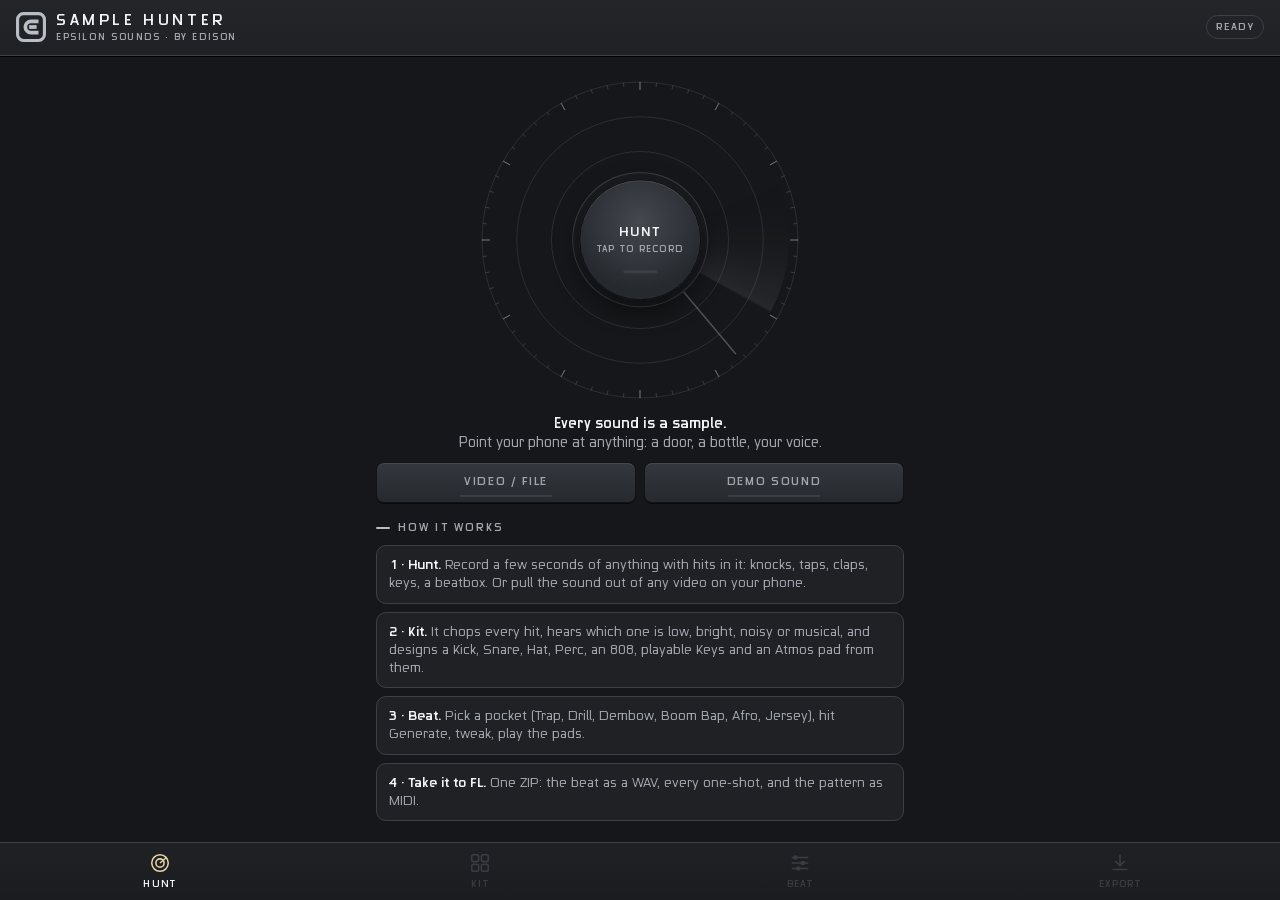
<file: docs/index.html>
<!DOCTYPE html>
<html lang="en">
<head>
<meta charset="utf-8">
<meta name="viewport" content="width=device-width, initial-scale=1, viewport-fit=cover, user-scalable=no">
<meta name="apple-mobile-web-app-capable" content="yes">
<meta name="mobile-web-app-capable" content="yes">
<meta name="apple-mobile-web-app-status-bar-style" content="black-translucent">
<meta name="apple-mobile-web-app-title" content="Sample Hunter">
<meta name="theme-color" content="#16171a">
<meta name="description" content="Sample Hunter by Epsilon Sounds: record any sound, get a drum kit, an 808, keys and a beat in seconds.">
<title>Sample Hunter</title>
<link rel="manifest" href="manifest.webmanifest">
<link rel="apple-touch-icon" href="icon-180.png">
<link rel="icon" type="image/png" href="icon-192.png">
<style>
@font-face { font-family: "EpsilonDial"; font-weight: 400; src: url([data-uri]) format("truetype"); }
@font-face { font-family: "EpsilonDial"; font-weight: 700; src: url([data-uri]) format("truetype"); }
/* Epsilon Sounds design system · Epsilon tier: graphite + platinum, champagne only for what is live */
:root { --bg:#16171a; --panel:#1f2125; --panel2:#292c31; --line:#3b3f46; --text:#f2f3f5; --dim:#a2a7af; --faint:#6e737b; --plat:#b9bec6; --live:#e4d3a3; --clip:#e0604f;
  --safe-t: env(safe-area-inset-top, 0px); --safe-b: env(safe-area-inset-bottom, 0px); }
* { box-sizing:border-box; -webkit-tap-highlight-color:transparent; }
html, body { margin:0; height:100%; background:var(--bg); color:var(--text); font:15px/1.4 "EpsilonDial", -apple-system, "Helvetica Neue", Arial, sans-serif; overscroll-behavior:none; }
body { display:flex; flex-direction:column; -webkit-user-select:none; user-select:none; touch-action:manipulation; }
header { display:flex; align-items:center; gap:10px; padding:calc(10px + var(--safe-t)) 16px 10px; background:linear-gradient(#232529,#1f2125); border-bottom:1px solid var(--line); box-shadow:0 1px 0 #000; flex:none; }
header svg { width:30px; height:30px; flex:none; }
.brand b { display:block; letter-spacing:.24em; font-size:15px; font-weight:700; }
.brand span { display:block; color:var(--dim); letter-spacing:.18em; font-size:9px; font-weight:700; margin-top:1px; }
.grow { flex:1; }
.chip { font-size:10px; letter-spacing:.14em; color:var(--dim); font-weight:700; border:1px solid var(--line); border-radius:20px; padding:4px 9px; white-space:nowrap; max-width:42vw; overflow:hidden; text-overflow:ellipsis; }
.chip.live { color:var(--live); border-color:rgba(228,211,163,.5); }
main { flex:1; overflow-y:auto; -webkit-overflow-scrolling:touch; position:relative; }
section { display:none; padding:16px 16px 24px; max-width:560px; margin:0 auto; }
section.show { display:block; }
h2 { font-size:10.5px; letter-spacing:.2em; color:var(--dim); margin:18px 0 10px; font-weight:700; display:flex; align-items:center; gap:8px; }
h2::before { content:""; width:14px; height:2px; border-radius:1px; background:var(--plat); }
.lead { color:var(--dim); font-size:14px; margin:4px 0 0; text-align:center; }
.lead b { color:var(--text); }

/* keycaps (signature control: machined key with a lume bar) */
button { font-family:inherit; position:relative; background:linear-gradient(#34373d,#26292e); color:var(--dim); border:1px solid #121316; border-radius:8px; padding:12px 14px 14px;
  font:700 11px "EpsilonDial", Arial; letter-spacing:.15em; text-transform:uppercase; cursor:pointer; box-shadow:inset 0 1px 0 rgba(255,255,255,.09), 0 1px 0 rgba(0,0,0,.6); touch-action:manipulation; }
button:active { transform:translateY(1px); filter:brightness(1.1); }
button:disabled { opacity:.4; }
button.key::after { content:""; position:absolute; left:32%; right:32%; bottom:5px; height:2px; border-radius:2px; background:#3b3f46; }
button.key.on { color:var(--text); } button.key.on::after { background:var(--live); box-shadow:0 0 6px rgba(228,211,163,.7); }
button.hero { color:var(--text); font-size:12px; padding:16px 18px 18px; }
.row { display:flex; gap:8px; align-items:center; }
.row > button { flex:1; }

/* hunt */
#radarWrap { position:relative; width:min(82vw, 320px); aspect-ratio:1; margin:8px auto 0; }
#radar { width:100%; height:100%; display:block; }
#huntBtn { position:absolute; left:50%; top:50%; width:38%; aspect-ratio:1; transform:translate(-50%,-50%); border-radius:50%; padding:0; font-size:13px; color:var(--text);
  background:radial-gradient(circle at 50% 35%, #44484f, #26292e 70%); border:1px solid #0e0f11; box-shadow:inset 0 1px 0 rgba(255,255,255,.12), 0 8px 24px rgba(0,0,0,.55), 0 0 0 6px #1b1c20, 0 0 0 7px #3b3f46; }
#huntBtn:active { transform:translate(-50%,-49%); }
#huntBtn::after { content:""; position:absolute; left:36%; right:36%; bottom:22%; height:3px; border-radius:2px; background:#3b3f46; }
#huntBtn.rec { color:var(--live); } #huntBtn.rec::after { background:var(--live); box-shadow:0 0 10px rgba(228,211,163,.9); }
#huntBtn small { display:block; font-size:9px; letter-spacing:.14em; color:var(--dim); margin-top:4px; }
#huntStatus { text-align:center; min-height:44px; margin:14px 0 4px; color:var(--dim); font-size:14px; }
#huntStatus b { color:var(--text); }
.list { display:flex; flex-direction:column; gap:6px; }
.item { display:flex; align-items:center; gap:10px; background:var(--panel); border:1px solid var(--line); border-radius:10px; padding:10px 12px; }
.item b { font-size:14px; } .item span { color:var(--faint); font-size:12px; }
.item .grow { overflow:hidden; text-overflow:ellipsis; white-space:nowrap; }
.item button { padding:9px 10px 11px; font-size:10px; }
.tips { display:grid; grid-template-columns:1fr; gap:8px; margin-top:6px; }
.tips div { background:var(--panel); border:1px solid var(--line); border-radius:10px; padding:10px 12px; color:var(--dim); font-size:13px; }
.tips b { color:var(--text); }

/* kit */
#wave { width:100%; height:86px; display:block; border-radius:10px; background:var(--panel); border:1px solid var(--line); }
.kit { display:grid; grid-template-columns:1fr 1fr; gap:10px; }
.card { background:var(--panel); border:1px solid var(--line); border-radius:12px; padding:10px 10px 8px; position:relative; }
.card.hot { border-color:rgba(228,211,163,.6); }
.card .top { display:flex; align-items:center; gap:6px; }
.card .top b { font-size:12px; letter-spacing:.18em; font-weight:700; }
.card .top span { color:var(--faint); font-size:11px; }
.card .swap { margin-left:auto; padding:6px 8px 8px; font-size:12px; letter-spacing:0; }
.card canvas.mini { width:100%; height:38px; display:block; margin:8px 0 4px; border-radius:6px; background:var(--bg); }
.knobs { display:flex; justify-content:space-between; }
.kn { display:flex; flex-direction:column; align-items:center; gap:1px; }
.kn canvas { width:42px; height:42px; touch-action:none; }
.kn label { font-size:8.5px; letter-spacing:.14em; color:var(--dim); font-weight:700; }

/* beat */
.transport { display:flex; gap:8px; align-items:stretch; }
#play { width:64px; flex:none; font-size:18px; letter-spacing:0; }
.vw { background:#0f1012; border:1px solid var(--line); border-radius:8px; display:flex; align-items:center; justify-content:center; flex-direction:column; min-width:86px; padding:4px 6px; box-shadow:inset 0 2px 6px rgba(0,0,0,.6); }
.vw b { font-size:22px; line-height:1; } .vw span { font-size:8.5px; letter-spacing:.16em; color:var(--dim); font-weight:700; }
.bpmBtns { display:flex; flex-direction:column; gap:4px; } .bpmBtns button { padding:5px 10px 7px; letter-spacing:0; font-size:13px; }
.pills { display:flex; gap:6px; overflow-x:auto; padding:2px 0 6px; scrollbar-width:none; } .pills::-webkit-scrollbar { display:none; }
.pills button { flex:none; padding:10px 12px 12px; }
.grid { display:grid; grid-template-columns:44px repeat(16, 1fr); gap:3px; align-items:center; }
.grid .lbl { font-size:9px; letter-spacing:.12em; color:var(--dim); font-weight:700; }
.cell { height:30px; border-radius:4px; background:#24262b; border:1px solid #141518; position:relative; font-size:8.5px; color:#16171a; display:flex; align-items:center; justify-content:center; font-weight:700; }
.cell.beat { background:#2c2f35; }
.cell.on { background:linear-gradient(#d6dae0,#a9aeb6); border-color:#5d6168; }
.cell.soft { background:linear-gradient(#9fa4ac,#7d8189); }
.cell.roll { background:repeating-linear-gradient(90deg,#d6dae0 0 3px,#8e939b 3px 6px); }
.cell.now { box-shadow:0 0 0 1px var(--live), 0 0 8px rgba(228,211,163,.45); }
.playhead { display:grid; grid-template-columns:44px repeat(16, 1fr); gap:3px; margin-top:4px; }
.playhead i { height:3px; border-radius:2px; background:#2a2c31; } .playhead i.now { background:var(--live); box-shadow:0 0 6px rgba(228,211,163,.8); }
.pads { display:grid; grid-template-columns:repeat(4,1fr); gap:8px; }
.pad { aspect-ratio:1.15; border-radius:12px; padding:0; display:flex; align-items:flex-end; justify-content:center; padding-bottom:12px; font-size:10px; }
.pad.flash { color:var(--live); box-shadow:inset 0 0 0 1px rgba(228,211,163,.6), 0 0 16px rgba(228,211,163,.35); }
.knobRow { display:flex; gap:14px; justify-content:center; margin-top:4px; }

/* export */
.sum { background:var(--panel); border:1px solid var(--line); border-radius:12px; padding:14px; display:grid; grid-template-columns:1fr 1fr; gap:10px 14px; }
.sum div span { display:block; font-size:9px; letter-spacing:.16em; color:var(--dim); font-weight:700; } .sum div b { font-size:17px; }
.files { color:var(--dim); font-size:13px; line-height:1.7; background:var(--panel); border:1px solid var(--line); border-radius:12px; padding:10px 14px; }
.files b { color:var(--text); font-weight:400; }

nav { flex:none; display:grid; grid-template-columns:repeat(4,1fr); background:linear-gradient(#1f2125,#1b1c20); border-top:1px solid var(--line); padding-bottom:var(--safe-b); }
nav button { background:none; border:none; box-shadow:none; border-radius:0; padding:9px 0 10px; color:var(--faint); display:flex; flex-direction:column; align-items:center; gap:4px; font-size:9.5px; }
nav button svg { width:22px; height:22px; }
nav button.on { color:var(--text); } nav button.on svg { color:var(--live); }
nav button:disabled { opacity:.35; }
.toast { position:fixed; left:50%; bottom:calc(76px + var(--safe-b)); transform:translateX(-50%); background:#2a2d32; border:1px solid var(--line); color:var(--text); border-radius:20px; padding:9px 16px; font-size:13px; opacity:0; transition:opacity .25s; pointer-events:none; max-width:90vw; text-align:center; z-index:20; }
.toast.show { opacity:1; }
.busy { position:fixed; inset:0; background:rgba(16,17,19,.72); display:none; align-items:center; justify-content:center; flex-direction:column; gap:12px; z-index:30; color:var(--dim); font-size:14px; }
.busy.show { display:flex; }
.spinner { width:42px; height:42px; border-radius:50%; border:3px solid #2c2f35; border-top-color:var(--live); animation:spin 0.9s linear infinite; }
@keyframes spin { to { transform:rotate(360deg); } }
.hidden { display:none !important; }
</style>
</head>
<body>
<header>
  <svg viewBox="0 0 48 48" aria-hidden="true"><g fill="#b9bec6" fill-rule="evenodd"><path d="M12 0H36A12 12 0 0 1 48 12V36A12 12 0 0 1 36 48H12A12 12 0 0 1 0 36V12A12 12 0 0 1 12 0ZM12 5H36A7 7 0 0 1 43 12V36A7 7 0 0 1 36 43H12A7 7 0 0 1 5 36V12A7 7 0 0 1 12 5Z"/><path d="M36 12H24A12 12 0 0 0 24 36H36V30H24A6 6 0 0 1 24 18H36Z"/><path d="M21 21H33V27H21Z"/></g></svg>
  <div class="brand"><b>SAMPLE HUNTER</b><span>EPSILON SOUNDS · BY EDISON</span></div>
  <div class="grow"></div>
  <div class="chip" id="chip">READY</div>
</header>

<main>
  <!-- HUNT -->
  <section id="v-hunt" class="show">
    <div id="radarWrap">
      <canvas id="radar"></canvas>
      <button id="huntBtn" aria-label="Hunt a sound">HUNT<small id="huntSub">TAP TO RECORD</small></button>
    </div>
    <div id="huntStatus"><b>Every sound is a sample.</b><br>Point your phone at anything: a door, a bottle, your voice.</div>
    <div class="row">
      <button class="key" id="fromFile">Video / file</button>
      <button class="key" id="demoBtn">Demo sound</button>
    </div>
    <h2 id="recentH" class="hidden">YOUR HUNTS</h2>
    <div class="list" id="recent"></div>
    <h2>HOW IT WORKS</h2>
    <div class="tips">
      <div><b>1 · Hunt.</b> Record a few seconds of anything with hits in it: knocks, taps, claps, keys, a beatbox. Or pull the sound out of any video on your phone.</div>
      <div><b>2 · Kit.</b> It chops every hit, hears which one is low, bright, noisy or musical, and designs a Kick, Snare, Hat, Perc, an 808, playable Keys and an Atmos pad from them.</div>
      <div><b>3 · Beat.</b> Pick a pocket (Trap, Drill, Dembow, Boom Bap, Afro, Jersey), hit Generate, tweak, play the pads.</div>
      <div><b>4 · Take it to FL.</b> One ZIP: the beat as a WAV, every one-shot, and the pattern as MIDI.</div>
    </div>
  </section>

  <!-- KIT -->
  <section id="v-kit">
    <h2 id="kitTitle">YOUR KIT</h2>
    <canvas id="wave"></canvas>
    <div class="row" style="margin:10px 0 2px">
      <button class="key" id="shuffleKit">Shuffle kit</button>
      <button class="key" id="playOrig">Play original</button>
    </div>
    <h2>SOUNDS · TAP TO HEAR</h2>
    <div class="kit" id="kit"></div>
  </section>

  <!-- BEAT -->
  <section id="v-beat">
    <div class="transport">
      <button class="hero key" id="play" aria-label="Play">▶</button>
      <div class="vw"><b id="bpmVal">140</b><span>BPM</span></div>
      <div class="bpmBtns"><button id="bpmUp">+</button><button id="bpmDn">−</button></div>
      <button class="key" id="gen" style="flex:1">Generate</button>
    </div>
    <h2>POCKET</h2>
    <div class="pills" id="pockets"></div>
    <h2>PATTERN · TAP TO EDIT</h2>
    <div class="grid" id="grid"></div>
    <div class="playhead" id="playhead"></div>
    <div class="knobRow">
      <div class="kn"><canvas id="kSwing"></canvas><label>SWING</label></div>
      <div class="kn"><canvas id="kPocket"></canvas><label>POCKET</label></div>
      <div class="kn"><canvas id="kAtmos"></canvas><label>ATMOS</label></div>
      <div class="kn"><canvas id="kMaster"></canvas><label>MASTER</label></div>
    </div>
    <h2>PADS</h2>
    <div class="pads" id="pads"></div>
    <div class="row" style="margin-top:10px"><button class="key" id="recBtn">Rec pads</button><button class="key" id="clearPat">Clear</button></div>
  </section>

  <!-- EXPORT -->
  <section id="v-export">
    <h2>READY FOR FL STUDIO</h2>
    <div class="sum">
      <div><span>HUNTED</span><b id="sName">-</b></div>
      <div><span>POCKET</span><b id="sPocket">-</b></div>
      <div><span>TEMPO</span><b id="sBpm">-</b></div>
      <div><span>KEY</span><b id="sKey">-</b></div>
    </div>
    <div style="margin:14px 0"><button class="hero key" id="saveZip" style="width:100%">Save kit + beat (ZIP)</button></div>
    <div class="files" id="fileList"></div>
    <h2>IN FL STUDIO</h2>
    <div class="tips">
      <div><b>Beat.</b> Drag <b>Beat 4 bars.wav</b> onto the Playlist: it is already in time at the tempo above.</div>
      <div><b>Kit.</b> Drop the <b>One-shots</b> into FPC or a Channel Rack, the <b>808</b> into a Sampler (it's tuned to the key shown).</div>
      <div><b>Pattern.</b> <b>Pattern.mid</b> has the drums (GM notes), the 808 and the keys on their own tracks.</div>
    </div>
  </section>
</main>

<nav>
  <button class="on" data-v="hunt"><svg viewBox="0 0 24 24" fill="none" stroke="currentColor" stroke-width="1.7"><circle cx="12" cy="12" r="9"/><circle cx="12" cy="12" r="4.5"/><path d="M12 12 19 6"/></svg>HUNT</button>
  <button data-v="kit" disabled><svg viewBox="0 0 24 24" fill="none" stroke="currentColor" stroke-width="1.7"><rect x="3" y="3" width="7.5" height="7.5" rx="2"/><rect x="13.5" y="3" width="7.5" height="7.5" rx="2"/><rect x="3" y="13.5" width="7.5" height="7.5" rx="2"/><rect x="13.5" y="13.5" width="7.5" height="7.5" rx="2"/></svg>KIT</button>
  <button data-v="beat" disabled><svg viewBox="0 0 24 24" fill="none" stroke="currentColor" stroke-width="1.7"><path d="M3 6h18M3 12h18M3 18h18"/><circle cx="7" cy="6" r="1.6" fill="currentColor"/><circle cx="15" cy="12" r="1.6" fill="currentColor"/><circle cx="10" cy="18" r="1.6" fill="currentColor"/></svg>BEAT</button>
  <button data-v="export" disabled><svg viewBox="0 0 24 24" fill="none" stroke="currentColor" stroke-width="1.7"><path d="M12 3v12M7 10l5 5 5-5M4 19h16"/></svg>EXPORT</button>
</nav>

<input type="file" id="camInput" accept="video/*" capture="environment" hidden>
<input type="file" id="fileInput" accept="audio/*,video/*" hidden>
<div class="toast" id="toast"></div>
<div class="busy" id="busy"><div class="spinner"></div><div id="busyText">Hunting...</div></div>

<script>
/* Sample Hunter engine · Epsilon Sounds
   Pure functions (no DOM, no Web Audio) so they can be tested anywhere:
   onset detection, chop features, role assignment, pockets and patterns, WAV / MIDI / ZIP writers. */
(function (root) {
'use strict';
const H = {};

// ---------------------------------------------------------------- small FFT (radix-2, in place)
const fftCache = new Map();
function fftPlan(n) {
  if (fftCache.has(n)) return fftCache.get(n);
  const cos = new Float32Array(n / 2), sin = new Float32Array(n / 2), rev = new Uint32Array(n);
  for (let k = 0; k < n / 2; k++) { cos[k] = Math.cos(-2 * Math.PI * k / n); sin[k] = Math.sin(-2 * Math.PI * k / n); }
  for (let i = 0, j = 0; i < n; i++) { rev[i] = j; let bit = n >> 1; for (; j & bit; bit >>= 1) j ^= bit; j ^= bit; }
  const p = { cos, sin, rev }; fftCache.set(n, p); return p;
}
function fft(re, im) {
  const n = re.length, { cos, sin, rev } = fftPlan(n);
  for (let i = 0; i < n; i++) { const j = rev[i]; if (i < j) { let t = re[i]; re[i] = re[j]; re[j] = t; t = im[i]; im[i] = im[j]; im[j] = t; } }
  for (let len = 2; len <= n; len <<= 1) {
    const half = len >> 1, step = n / len;
    for (let i = 0; i < n; i += len)
      for (let k = 0; k < half; k++) {
        const c = cos[k * step], s = sin[k * step], a = i + k, b = a + half;
        const tr = re[b] * c - im[b] * s, ti = re[b] * s + im[b] * c;
        re[b] = re[a] - tr; im[b] = im[a] - ti; re[a] += tr; im[a] += ti;
      }
  }
}
H.fft = fft;

// ---------------------------------------------------------------- prepare: trim silence, normalise, cap length
H.MAX_SECONDS = 30;
H.prepare = function (x, sr) {
  let peak = 0; for (let i = 0; i < x.length; i++) { const v = Math.abs(x[i]); if (v > peak) peak = v; }
  if (!(peak > 1e-4)) return null;                                  // silence (or NaN)
  const th = peak * 0.02;
  let a = 0, b = x.length - 1;
  while (a < b && Math.abs(x[a]) < th) a++;
  while (b > a && Math.abs(x[b]) < th) b--;
  a = Math.max(0, a - Math.round(0.005 * sr));
  b = Math.min(x.length, b + Math.round(0.05 * sr), a + Math.round(H.MAX_SECONDS * sr));
  const out = new Float32Array(b - a), g = 0.9 / peak;
  for (let i = 0; i < out.length; i++) { const v = x[a + i] * g; out[i] = Number.isFinite(v) ? v : 0; }
  return out;
};

// ---------------------------------------------------------------- onsets: log-energy + high-frequency flux, adaptive threshold
H.onsets = function (x, sr, sensitivity = 0.5) {
  const hop = 256, frame = 512, n = Math.max(0, Math.floor((x.length - frame) / hop) + 1);
  const le = new Float32Array(n), lh = new Float32Array(n);
  for (let f = 0; f < n; f++) {
    let e = 0, h = 0; const o = f * hop;
    for (let i = 1; i < frame; i++) { const v = x[o + i], d = v - x[o + i - 1]; e += v * v; h += d * d; }
    le[f] = Math.log10(e / frame + 1e-9); lh[f] = Math.log10(h / frame + 1e-9);
  }
  const nov = new Float32Array(n);
  for (let f = 1; f < n; f++) nov[f] = Math.max(0, le[f] - le[f - 1]) + 0.6 * Math.max(0, lh[f] - lh[f - 1]);
  const delta = 0.55 - 0.4 * Math.min(1, Math.max(0, sensitivity)), W = 10, gap = Math.round(0.07 * sr / hop);
  const out = [0];
  let last = -1e9;
  const tmp = [];
  for (let f = 2; f < n - 1; f++) {
    if (nov[f] < nov[f - 1] || nov[f] < nov[f + 1]) continue;
    tmp.length = 0; for (let k = Math.max(0, f - W); k <= Math.min(n - 1, f + W); k++) tmp.push(nov[k]);
    tmp.sort((p, q) => p - q);
    const med = tmp[tmp.length >> 1];
    if (nov[f] < med + delta) continue;
    if (le[f] < -4.2) continue;                                       // too quiet to be a hit
    if (f - last < gap) continue;
    // walk back to where the attack starts (the frame just before the rise)
    let at = f * hop;
    const pk = Math.abs(x[Math.min(x.length - 1, at + hop)]) + 1e-9;
    let s = at + hop; for (let i = at + hop; i > Math.max(0, at - frame); i--) { if (Math.abs(x[i]) < pk * 0.08) { s = i; break; } s = i; }
    at = Math.max(0, s - Math.round(0.002 * sr));
    if (at - out[out.length - 1] > 0.04 * sr) { out.push(at); last = f; }
  }
  return out;
};

// ---------------------------------------------------------------- chops and their features
function features(x, sr) {
  const N = 2048, re = new Float32Array(N), im = new Float32Array(N);
  for (let i = 0; i < N && i < x.length; i++) re[i] = x[i] * (0.5 - 0.5 * Math.cos(2 * Math.PI * i / N));
  fft(re, im);
  let tot = 0, low = 0, cen = 0, logS = 0, cnt = 0;
  for (let k = 1; k < N / 2; k++) {
    const m = Math.hypot(re[k], im[k]) + 1e-9, hz = k * sr / N, p = m * m;
    tot += p; cen += hz * p; if (hz < 150) low += p;
    if (hz > 150 && hz < 10000) { logS += Math.log(m); cnt++; }
  }
  let arith = 0; for (let k = 1; k < N / 2; k++) { const hz = k * sr / N; if (hz > 150 && hz < 10000) arith += Math.hypot(re[k], im[k]) + 1e-9; }
  const flat = cnt ? Math.exp(logS / cnt) / (arith / cnt) : 1;
  // decay: time to fall 20 dB under the peak (5 ms envelope)
  let pk = 0, pkAt = 0; for (let i = 0; i < x.length; i++) { const v = Math.abs(x[i]); if (v > pk) { pk = v; pkAt = i; } }
  const w = Math.max(16, Math.round(0.005 * sr)); let decay = x.length / sr;
  for (let i = pkAt; i + w < x.length; i += w) { let m = 0; for (let j = i; j < i + w; j++) m = Math.max(m, Math.abs(x[j])); if (m < pk * 0.1) { decay = (i - pkAt) / sr; break; } }
  // pitch: normalised autocorrelation after the attack, 50 - 1000 Hz
  const a0 = Math.min(x.length - 1, pkAt + Math.round(0.02 * sr)), L = Math.min(2048, x.length - a0);
  let pitch = 0, clarity = 0;
  if (L > 600) {
    const minLag = Math.floor(sr / 1000), maxLag = Math.min(Math.floor(sr / 50), L >> 1);
    let r0 = 0; for (let i = 0; i < L - maxLag; i++) r0 += x[a0 + i] * x[a0 + i];
    const corr = new Float32Array(maxLag + 2);
    let best = 0;
    for (let lag = minLag; lag <= maxLag; lag++) {
      let r = 0, e = 0; for (let i = 0; i < L - maxLag; i++) { r += x[a0 + i] * x[a0 + i + lag]; e += x[a0 + i + lag] * x[a0 + i + lag]; }
      corr[lag] = r / Math.sqrt(r0 * e + 1e-12);
      if (corr[lag] > best) best = corr[lag];
    }
    // the period is the SHORTEST lag that correlates almost as well as the best one
    // (2x, 3x the period correlate just as well and would read an octave or more too low)
    for (let lag = minLag + 1; lag < maxLag; lag++)
      if (corr[lag] >= 0.9 * best && corr[lag] >= corr[lag - 1] && corr[lag] >= corr[lag + 1]) {
        const a = corr[lag - 1], b = corr[lag], c = corr[lag + 1], den = a - 2 * b + c;
        const frac = Math.abs(den) > 1e-9 ? Math.max(-0.5, Math.min(0.5, 0.5 * (a - c) / den)) : 0;
        pitch = sr / (lag + frac); clarity = b; break;
      }
  }
  return { centroid: tot ? cen / tot : 0, lowRatio: tot ? low / tot : 0, flatness: flat, decay, peak: pk, pitch, clarity, dur: x.length / sr };
}
H.features = features;

H.chops = function (x, sr, sensitivity = 0.5) {
  const on = H.onsets(x, sr, sensitivity);
  const out = [];
  const maxLen = Math.round(1.6 * sr), minLen = Math.round(0.03 * sr);
  let gpk = 0; for (let i = 0; i < x.length; i++) gpk = Math.max(gpk, Math.abs(x[i]));
  for (let k = 0; k < on.length; k++) {
    const a = on[k];
    let b = Math.min(k + 1 < on.length ? on[k + 1] : x.length, a + maxLen);
    // drop the quiet end
    let pk = 0; for (let i = a; i < b; i++) pk = Math.max(pk, Math.abs(x[i]));
    if (pk < 0.06 * gpk) continue;
    const w = Math.round(0.01 * sr);
    while (b - a > minLen + w) { let m = 0; for (let i = b - w; i < b; i++) m = Math.max(m, Math.abs(x[i])); if (m > pk * 0.006) break; b -= w; }
    if (b - a < minLen) continue;
    out.push({ start: a, end: b });
  }
  // a long sustained sound with few hits: cut grains so there is always something to build a kit from
  if (out.length < 4 && x.length > 0.6 * sr) {
    const g = Math.round(Math.min(0.35, x.length / sr / 8) * sr);
    for (let a = 0; a + g <= x.length && out.length < 10; a += g) if (!out.some(c => Math.abs(c.start - a) < g / 2)) out.push({ start: a, end: a + g, grain: true });
    out.sort((p, q) => p.start - q.start);
  }
  for (const c of out) c.f = features(x.subarray(c.start, c.end), sr);
  return out;
};

// ---------------------------------------------------------------- roles: which chop becomes what
H.ROLES = ['kick', 'snare', 'hat', 'perc', 'bass', 'keys', 'atmos'];
// the order roles choose their chop: the 808 is synthesised (its chop is only the click), so it chooses last
const PICK_ORDER = ['kick', 'snare', 'hat', 'perc', 'keys', 'atmos', 'bass'];
H.ROLE_NAMES = { kick: 'Kick', snare: 'Snare', hat: 'Hat', perc: 'Perc', bass: '808', keys: 'Keys', atmos: 'Atmos' };
function roleScore(role, f) {
  const c = Math.min(1, f.centroid / 8000), short = Math.max(0, 1 - f.decay / 0.4);
  switch (role) {
    case 'kick':  return f.lowRatio * 2.5 + (1 - c) * 1.2 + short * 0.4 + f.peak * 0.3;
    case 'snare': return f.flatness * 1.6 + (1 - Math.abs(f.centroid - 2200) / 2200) * 0.9 + short * 0.3;
    case 'hat':   return c * 2.2 + f.flatness * 0.8 + short * 0.8 - f.lowRatio;
    case 'perc':  return short * 1.0 + (1 - Math.abs(f.centroid - 1200) / 1200) * 0.6 + f.clarity * 0.3;
    case 'bass':  return short * 1.0 + f.flatness * 0.5 + c * 0.4;          // a sharp click to sit on the sub
    case 'keys':  return f.clarity * 2.2 + Math.min(f.dur, 1.2) * 0.6 - f.flatness * 0.6;
    case 'atmos': return Math.min(f.dur, 1.6) * 1.2 + (1 - short) * 0.6;
  }
  return 0;
}
/** For every role, chop indices from best to worst. The first pick prefers chops not used by an earlier role. */
H.assignRoles = function (chops) {
  const res = {}, used = new Set();
  for (const role of PICK_ORDER) {
    const order = chops.map((c, i) => [roleScore(role, c.f), i]).sort((a, b) => b[0] - a[0]).map(p => p[1]);
    const fresh = role === 'bass' ? order[0] : order.find(i => !used.has(i));
    const pick = fresh !== undefined ? fresh : order[0];
    if (pick !== undefined) used.add(pick);
    res[role] = { order, pick: order.indexOf(pick) };
  }
  return res;
};

/** The key of the hunt: the pitch class of the most clearly pitched, longest sound (low thumps excluded). 5 (F) if none. */
H.findKey = function (chops) {
  let best = null, bestW = 0;
  for (const c of chops) {
    const f = c.f;
    if (f.clarity < 0.6 || f.pitch < 80 || f.pitch > 2000 || f.flatness > 0.4) continue;
    const w = f.clarity * Math.min(1.5, f.dur);
    if (w > bestW) { bestW = w; best = f.pitch; }
  }
  return best ? ((Math.round(H.hzToMidi(best)) % 12) + 12) % 12 : 5;
};

// ---------------------------------------------------------------- notes
H.midiToHz = m => 440 * Math.pow(2, (m - 69) / 12);
H.hzToMidi = hz => 69 + 12 * Math.log2(hz / 440);
const NOTE = ['C', 'C#', 'D', 'D#', 'E', 'F', 'F#', 'G', 'G#', 'A', 'A#', 'B'];
H.noteName = m => NOTE[((Math.round(m) % 12) + 12) % 12] + (Math.floor(Math.round(m) / 12) - 1);
H.keyName = pc => NOTE[((pc % 12) + 12) % 12];

// ---------------------------------------------------------------- pockets (microtiming from Epsilon Bounce)
// offset = fraction of a 16th (+ later), swing = extra delay on off-16ths
H.POCKETS = {
  trap:    { name: 'Trap',     bpm: 140, swing: 0.04, offset: { 0: -0.02, 4: -0.02, 8: -0.02, 12: -0.02 } },
  drill:   { name: 'Drill',    bpm: 142, swing: 0.24, offset: { 8: 0.04, 7: -0.04, 15: -0.04 } },
  dembow:  { name: 'Dembow',   bpm: 98,  swing: 0.10, offset: { 3: 0.10, 11: 0.10, 6: -0.05, 14: -0.05 } },
  boombap: { name: 'Boom Bap', bpm: 90,  swing: 0.16, offset: { 4: 0.07, 12: 0.07 } },
  afro:    { name: 'Afro',     bpm: 106, swing: 0.16, offset: { 3: 0.06, 11: 0.06, 6: -0.04, 14: -0.04 } },
  jersey:  { name: 'Jersey',   bpm: 140, swing: 0.03, offset: { 4: -0.04, 10: -0.04, 12: -0.04 } },
};
H.POCKET_IDS = Object.keys(H.POCKETS);

/** Where step s (0..15) of a bar lands, in 16ths, with the pocket at `amount` and extra swing (0..1). */
H.stepTime = function (pocketId, s, amount = 1, swing = 0) {
  const p = H.POCKETS[pocketId] || H.POCKETS.trap;
  const odd = (s & 1) === 1;
  return s + ((p.offset[s] || 0) + (odd ? p.swing : 0)) * amount + (odd ? swing / 3 : 0);
};

// seeded random
H.rng = function (seed) { let a = seed >>> 0 || 1; return () => { a ^= a << 13; a >>>= 0; a ^= a >>> 17; a ^= a << 5; a >>>= 0; return a / 4294967296; }; };

/** A one-bar pattern for a pocket. tracks: kick, snare, hat, perc = 0/1 velocity per step (hat may be 2 = roll);
    bass and keys = semitone offsets from the key root (null = rest). */
H.generate = function (pocketId, seed) {
  const r = H.rng(seed), P = Array.from({ length: 16 }), z = () => P.map(() => 0), nn = () => P.map(() => null);
  const t = { kick: z(), snare: z(), hat: z(), perc: z(), bass: nn(), keys: nn(), atmos: z() };
  const on = (k, steps, v = 1) => steps.forEach(s => t[k][s] = v);
  const maybe = (k, steps, p, v = 1) => steps.forEach(s => { if (r() < p) t[k][s] = v; });
  switch (pocketId) {
    case 'drill':
      on('kick', [0]); maybe('kick', [5, 6, 10, 11, 14], 0.35);
      on('snare', [8]); maybe('snare', [13, 15], 0.4, 0.6);
      on('hat', [0, 3, 6, 8, 11, 14]); maybe('hat', [5, 13], 0.5, 0.7);
      maybe('perc', [2, 7, 10, 15], 0.4, 0.7); break;
    case 'dembow':
      on('kick', [0, 4, 8, 12]); on('snare', [3, 6, 11, 14]); on('hat', [2, 6, 10, 14], 0.7);
      maybe('perc', [1, 5, 9, 13, 15], 0.35, 0.6); break;
    case 'boombap':
      on('kick', [0, 10]); maybe('kick', [7, 3, 13], 0.45); on('snare', [4, 12]); maybe('snare', [15, 9], 0.25, 0.5);
      on('hat', [0, 2, 4, 6, 8, 10, 12, 14], 0.8); maybe('hat', [5, 13], 0.3, 0.5);
      maybe('perc', [3, 11, 14], 0.3, 0.7); break;
    case 'afro':
      on('kick', [0, 8]); maybe('kick', [6, 11, 14], 0.5); on('snare', [4, 12], 0.8);
      on('perc', [3, 6, 10]); maybe('perc', [11, 14, 15], 0.5, 0.7);
      for (let s = 0; s < 16; s++) t.hat[s] = s % 2 ? 0.55 : 0.85; break;
    case 'jersey':
      on('kick', [0, 4, 8, 10, 12]); maybe('kick', [14, 15], 0.4); on('snare', [4, 12]);
      maybe('hat', [2, 6, 10, 14], 0.7, 0.7); maybe('perc', [3, 7, 11, 15], 0.4, 0.7); break;
    default: // trap
      on('kick', [0]); maybe('kick', [6, 7, 10, 11, 14], 0.4); if (!t.kick.slice(1).some(Boolean)) t.kick[10] = 1;
      on('snare', [8]); maybe('snare', [15], 0.25, 0.5);
      for (let s = 0; s < 16; s++) t.hat[s] = s % 2 ? 0.6 : 0.9;
      [6, 7, 14, 15].forEach(s => { if (r() < 0.35) t.hat[s] = 2; });   // rolls
      maybe('perc', [3, 11, 13], 0.35, 0.7);
  }
  // 808 on the kicks: root, sometimes the 5th / octave before the snare; keys: a minor-scale motif
  const minor = [0, 2, 3, 5, 7, 8, 10];
  for (let s = 0; s < 16; s++) if (t.kick[s]) t.bass[s] = r() < 0.2 ? 7 : r() < 0.15 ? -5 : 0;
  if (r() < 0.5) t.bass[7] = t.bass[7] ?? 12;
  const motif = [0, 3, 7, 10, 7, 5, 3, 2].map(i => i);
  const starts = pocketId === 'dembow' || pocketId === 'jersey' ? [0, 3, 6, 10, 12] : [0, 3, 6, 8, 11, 14];
  let deg = 0;
  for (const s of starts) { if (r() < 0.8) { const d = motif[(deg++ + Math.floor(r() * 3)) % motif.length]; t.keys[s] = minor.includes(d % 12) ? d : 0; } }
  t.atmos[0] = 1;
  return t;
};

// ---------------------------------------------------------------- WAV (24-bit PCM), MIDI, ZIP (stored)
H.wav = function (channels, sr) {
  const nCh = channels.length, n = channels[0].length, bps = 3, data = n * nCh * bps;
  const buf = new ArrayBuffer(44 + data), v = new DataView(buf);
  const str = (o, s) => { for (let i = 0; i < s.length; i++) v.setUint8(o + i, s.charCodeAt(i)); };
  str(0, 'RIFF'); v.setUint32(4, 36 + data, true); str(8, 'WAVE'); str(12, 'fmt '); v.setUint32(16, 16, true);
  v.setUint16(20, 1, true); v.setUint16(22, nCh, true); v.setUint32(24, sr, true); v.setUint32(28, sr * nCh * bps, true);
  v.setUint16(32, nCh * bps, true); v.setUint16(34, 24, true); str(36, 'data'); v.setUint32(40, data, true);
  let o = 44;
  for (let i = 0; i < n; i++) for (let c = 0; c < nCh; c++) {
    let s = channels[c][i]; s = Number.isFinite(s) ? Math.max(-1, Math.min(1, s)) : 0;
    const q = Math.round(s * 8388607); v.setUint8(o, q & 255); v.setUint8(o + 1, (q >> 8) & 255); v.setUint8(o + 2, (q >> 16) & 255); o += 3;
  }
  return new Uint8Array(buf);
};

/** Type-1 MIDI: tempo track + drums (ch 10, GM notes) + 808 (ch 2) + keys (ch 1). steps: one bar, repeated `bars` times. */
H.midi = function (pattern, bpm, rootMidi, bars = 4) {
  const ppq = 96, sixteenth = ppq / 4;
  const vlq = n => { const b = [n & 0x7f]; while ((n >>= 7)) b.unshift((n & 0x7f) | 0x80); return b; };
  const track = events => {
    events.sort((a, b) => a.t - b.t || a.off - b.off);
    const out = []; let last = 0;
    for (const e of events) { out.push(...vlq(e.t - last), ...e.bytes); last = e.t; }
    out.push(0, 0xff, 0x2f, 0);
    return [0x4d, 0x54, 0x72, 0x6b, (out.length >>> 24) & 255, (out.length >>> 16) & 255, (out.length >>> 8) & 255, out.length & 255, ...out];
  };
  const tempo = Math.round(60000000 / bpm);
  const t0 = [{ t: 0, off: 0, bytes: [0xff, 0x51, 0x03, (tempo >> 16) & 255, (tempo >> 8) & 255, tempo & 255] }, { t: 0, off: 0, bytes: [0xff, 0x58, 4, 4, 2, 24, 8] }];
  const note = (ev, ch, n, vel, t, len) => { ev.push({ t, off: 1, bytes: [0x90 | ch, n & 127, vel] }, { t: t + len, off: 0, bytes: [0x80 | ch, n & 127, 0] }); };
  const drums = [], bass = [], keys = [];
  const gm = { kick: 36, snare: 38, hat: 42, perc: 39 };
  for (let b = 0; b < bars; b++) for (let s = 0; s < 16; s++) {
    const t = (b * 16 + s) * sixteenth;
    for (const k of Object.keys(gm)) { const v = pattern[k][s]; if (v) note(drums, 9, gm[k], Math.min(127, Math.round((v === 2 ? 0.8 : v) * 110)), t, sixteenth / 2); }
    if (pattern.bass[s] !== null && pattern.bass[s] !== undefined) note(bass, 1, 36 + (((rootMidi % 12) + 12) % 12) + pattern.bass[s], 110, t, sixteenth * 2);
    if (pattern.keys[s] !== null && pattern.keys[s] !== undefined) note(keys, 0, 60 + (((rootMidi % 12) + 12) % 12) + pattern.keys[s], 96, t, sixteenth * 2);
  }
  const header = [0x4d, 0x54, 0x68, 0x64, 0, 0, 0, 6, 0, 1, 0, 4, (ppq >> 8) & 255, ppq & 255];
  return new Uint8Array([...header, ...track(t0), ...track(drums), ...track(bass), ...track(keys)]);
};

const crcTable = (() => { const t = new Uint32Array(256); for (let n = 0; n < 256; n++) { let c = n; for (let k = 0; k < 8; k++) c = c & 1 ? 0xedb88320 ^ (c >>> 1) : c >>> 1; t[n] = c >>> 0; } return t; })();
H.crc32 = function (u8) { let c = 0xffffffff; for (let i = 0; i < u8.length; i++) c = crcTable[(c ^ u8[i]) & 255] ^ (c >>> 8); return (c ^ 0xffffffff) >>> 0; };
/** ZIP with stored (uncompressed) entries: files = [{name, data: Uint8Array}] -> Uint8Array */
H.zip = function (files) {
  const enc = new TextEncoder(), parts = [], central = [];
  let offset = 0;
  const u16 = n => [n & 255, (n >> 8) & 255], u32 = n => [n & 255, (n >>> 8) & 255, (n >>> 16) & 255, (n >>> 24) & 255];
  for (const f of files) {
    const name = enc.encode(f.name), crc = H.crc32(f.data), size = f.data.length;
    const local = new Uint8Array([0x50, 0x4b, 3, 4, ...u16(20), ...u16(0x0800), ...u16(0), ...u16(0), ...u16(0x21), ...u32(crc), ...u32(size), ...u32(size), ...u16(name.length), ...u16(0)]);
    parts.push(local, name, f.data);
    central.push(new Uint8Array([0x50, 0x4b, 1, 2, ...u16(20), ...u16(20), ...u16(0x0800), ...u16(0), ...u16(0), ...u16(0x21), ...u32(crc), ...u32(size), ...u32(size), ...u16(name.length), ...u16(0), ...u16(0), ...u16(0), ...u16(0), ...u32(0), ...u32(offset)]), name);
    offset += local.length + name.length + size;
  }
  const cdSize = central.reduce((a, p) => a + p.length, 0);
  const end = new Uint8Array([0x50, 0x4b, 5, 6, 0, 0, 0, 0, ...u16(files.length), ...u16(files.length), ...u32(cdSize), ...u32(offset), 0, 0]);
  const all = [...parts, ...central, end], total = all.reduce((a, p) => a + p.length, 0), out = new Uint8Array(total);
  let o = 0; for (const p of all) { out.set(p, o); o += p.length; }
  return out;
};

root.Hunter = H;
})(typeof window !== 'undefined' ? window : globalThis);

</script>
<script>
'use strict';
const H = window.Hunter, $ = id => document.getElementById(id);
const ROLE_ORDER = H.ROLES;                // kick snare hat perc bass keys atmos
const GRID_ROWS = ['kick', 'snare', 'hat', 'perc', 'bass', 'keys'];
const S = {                                 // app state
  raw: null, sr: 48000, name: '', chops: [], roles: null, kit: {}, key: 5,
  pattern: null, pocket: 'trap', bpm: 140, amount: 1, swing: 0, atmos: 0.5, master: 0.85, seed: 1,
  playing: false, rec: false,
};

// ---------------------------------------------------------------- audio context (unlocked on first touch, plays with the silent switch on)
let AC = null, MASTER = null, COMP = null;
function ac() {
  if (!AC) {
    try { if (navigator.audioSession) navigator.audioSession.type = 'playback'; } catch (e) {}
    AC = new (window.AudioContext || window.webkitAudioContext)();
    S.sr = AC.sampleRate;
    COMP = AC.createDynamicsCompressor();
    COMP.threshold.value = -8; COMP.ratio.value = 6; COMP.attack.value = 0.002; COMP.release.value = 0.12; COMP.knee.value = 4;
    MASTER = AC.createGain(); MASTER.gain.value = S.master;
    MASTER.connect(COMP); COMP.connect(AC.destination);
  }
  if (AC.state !== 'running') AC.resume().catch(() => {});
  return AC;
}
document.addEventListener('pointerdown', () => { const c = ac(); const b = c.createBuffer(1, 1, c.sampleRate), s = c.createBufferSource(); s.buffer = b; s.connect(c.destination); try { s.start(); } catch (e) {} }, { once: true });

// ---------------------------------------------------------------- small UI helpers
let toastT = 0;
function toast(msg, ms = 2600) { const t = $('toast'); t.textContent = msg; t.classList.add('show'); clearTimeout(toastT); toastT = setTimeout(() => t.classList.remove('show'), ms); }
function busy(on, text) { $('busy').classList.toggle('show', !!on); if (text) $('busyText').textContent = text; }
function chip(text, live) { const c = $('chip'); c.textContent = text; c.classList.toggle('live', !!live); }
const tick = () => new Promise(r => setTimeout(r, 30));
function show(v) {
  document.querySelectorAll('section').forEach(s => s.classList.toggle('show', s.id === 'v-' + v));
  document.querySelectorAll('nav button').forEach(b => b.classList.toggle('on', b.dataset.v === v));
  $('v-' + v).parentElement.scrollTop = 0;
  if (v === 'kit') drawWave();
  if (v === 'export') fillExport();
  if (v === 'beat') { drawGrid(); }
}
document.querySelectorAll('nav button').forEach(b => b.addEventListener('click', () => show(b.dataset.v)));

// signature knob (Epsilon design system: minute track, lume arc, coin-edge bezel, machined face, watch hand, lume tip)
function makeKnob(cv, value, def, onChange, D = 42) {
  const ctx = cv.getContext('2d'); let v = value, drag = null;
  const draw = () => { const dpr = window.devicePixelRatio || 1; cv.width = D * dpr; cv.height = D * dpr; ctx.setTransform(dpr, 0, 0, dpr, 0, 0); ctx.clearRect(0, 0, D, D);
    const c = D / 2, R = D / 2 - 1.5, a0 = Math.PI * 0.75, sweep = Math.PI * 1.5, ang = a0 + v * sweep;
    ctx.strokeStyle = 'rgba(162,167,175,.55)'; ctx.lineWidth = 1;
    for (let i = 0; i <= 20; i++) { if (i === 10) continue; const a = a0 + sweep * i / 20, l = i % 5 ? 2 : 3.5; ctx.beginPath(); ctx.moveTo(c + Math.cos(a) * R, c + Math.sin(a) * R); ctx.lineTo(c + Math.cos(a) * (R - l), c + Math.sin(a) * (R - l)); ctx.stroke(); }
    ctx.lineWidth = 2.5; ctx.strokeStyle = '#16171a'; ctx.beginPath(); ctx.arc(c, c, R - 6, a0, a0 + sweep); ctx.stroke();
    ctx.strokeStyle = drag ? '#e4d3a3' : '#b9bec6'; ctx.beginPath(); ctx.arc(c, c, R - 6, a0, ang); ctx.stroke();
    const br = R - 9.5, g1 = ctx.createLinearGradient(0, c - br, 0, c + br); g1.addColorStop(0, '#80858d'); g1.addColorStop(.45, '#3d4046'); g1.addColorStop(1, '#2a2c31');
    ctx.fillStyle = g1; ctx.beginPath(); ctx.arc(c, c, br, 0, 7); ctx.fill();
    ctx.strokeStyle = 'rgba(22,23,26,.55)'; ctx.lineWidth = 0.7; for (let i = 0; i < 40; i++) { const a = i / 40 * Math.PI * 2; ctx.beginPath(); ctx.moveTo(c + Math.cos(a) * (br - 2.2), c + Math.sin(a) * (br - 2.2)); ctx.lineTo(c + Math.cos(a) * (br - .3), c + Math.sin(a) * (br - .3)); ctx.stroke(); }
    const fr = br - 2.8, g2 = ctx.createLinearGradient(0, c - fr, 0, c + fr); g2.addColorStop(0, '#3a3d43'); g2.addColorStop(1, '#1b1c20');
    ctx.fillStyle = '#16171a'; ctx.beginPath(); ctx.arc(c, c, fr + .7, 0, 7); ctx.fill(); ctx.fillStyle = g2; ctx.beginPath(); ctx.arc(c, c, fr, 0, 7); ctx.fill();
    ctx.strokeStyle = '#b9bec6'; ctx.lineWidth = 1.8; ctx.lineCap = 'round'; ctx.beginPath(); ctx.moveTo(c + Math.cos(ang) * 1.5, c + Math.sin(ang) * 1.5); ctx.lineTo(c + Math.cos(ang) * (fr - 3), c + Math.sin(ang) * (fr - 3)); ctx.stroke();
    ctx.fillStyle = '#e4d3a3'; ctx.beginPath(); ctx.arc(c + Math.cos(ang) * (fr - 2.5), c + Math.sin(ang) * (fr - 2.5), 1.6, 0, 7); ctx.fill();
    ctx.fillStyle = '#b9bec6'; ctx.beginPath(); ctx.arc(c, c, 1.8, 0, 7); ctx.fill(); };
  cv.addEventListener('pointerdown', e => { e.preventDefault(); drag = { y: e.clientY, v }; try { cv.setPointerCapture(e.pointerId); } catch (_) {} draw(); });
  cv.addEventListener('pointermove', e => { if (!drag) return; v = Math.max(0, Math.min(1, drag.v + (drag.y - e.clientY) / 160)); draw(); onChange(v, false); });
  const end = () => { if (!drag) return; drag = null; draw(); onChange(v, true); };
  cv.addEventListener('pointerup', end); cv.addEventListener('pointercancel', end);
  let lastTap = 0; cv.addEventListener('pointerdown', () => { const t = Date.now(); if (t - lastTap < 300) { v = def; draw(); onChange(v, true); } lastTap = t; });
  draw(); return { set(x) { v = x; draw(); }, get value() { return v; } };
}

// ---------------------------------------------------------------- hunting: live mic where allowed, camera / files elsewhere
const sandboxed = (() => { try { return window.self !== window.top; } catch (e) { return true; } })();
const canMic = !sandboxed && !!(navigator.mediaDevices && navigator.mediaDevices.getUserMedia && window.MediaRecorder);
// Inside the iPhone app: the microphone, saving and haptics are native (see ios/SampleHunter/NativeBridge.swift)
const NATIVE = !!(window.__hunterNative && window.webkit && window.webkit.messageHandlers && window.webkit.messageHandlers.hunter);
const native = msg => { try { window.webkit.messageHandlers.hunter.postMessage(msg); } catch (e) {} };
const haptic = style => { if (NATIVE) native({ cmd: 'haptic', style }); };
let rec = null, nativeRec = false;
if (NATIVE) {
  window.__nativeRecStarted = () => { nativeRec = true; $('huntBtn').classList.add('rec'); $('huntBtn').firstChild.textContent = 'STOP'; radar.mode = 'rec'; chip('RECORDING', true); haptic('medium'); };
  window.__nativeLevel = (level, seconds) => { $('huntSub').textContent = seconds.toFixed(1) + ' S'; radar.level = level; };
  window.__nativeRecError = msg => { nativeRec = false; resetHuntBtn(); radar.mode = 'idle'; chip('READY'); toast(msg, 4000); };
  window.__nativeRecorded = async b64 => {
    nativeRec = false; resetHuntBtn();
    const bin = atob(b64), u8 = new Uint8Array(bin.length); for (let i = 0; i < bin.length; i++) u8[i] = bin.charCodeAt(i);
    await huntFromBlob(new Blob([u8], { type: 'audio/mp4' }), 'Hunt ' + new Date().toLocaleTimeString([], { hour: '2-digit', minute: '2-digit' }));
  };
  window.__nativeSaved = done => { if (done) toast('Saved'); };
}
function resetHuntBtn() { $('huntBtn').classList.remove('rec'); $('huntBtn').firstChild.textContent = 'HUNT'; $('huntSub').textContent = 'TAP TO RECORD'; }
if (!canMic && !NATIVE) $('huntStatus').innerHTML = '<b>Every sound is a sample.</b><br>Tap HUNT: your camera records a few seconds and only the sound is kept.';
$('huntBtn').addEventListener('click', async () => {
  ac();
  if (NATIVE) { native({ cmd: nativeRec ? 'stop' : 'record' }); if (nativeRec) { busy(true, 'Listening...'); radar.mode = 'scan'; } return; }
  if (!canMic) { $('camInput').click(); return; }       // the camera app records the sound (and we keep only the sound)
  if (rec) { rec.stop(); return; }
  try {
    const stream = await navigator.mediaDevices.getUserMedia({ audio: { echoCancellation: false, noiseSuppression: false, autoGainControl: false } });
    const chunks = [], mr = new MediaRecorder(stream);
    rec = mr; const t0 = Date.now();
    mr.ondataavailable = e => { if (e.data.size) chunks.push(e.data); };
    mr.onstop = async () => {
      stream.getTracks().forEach(t => t.stop()); rec = null; clearInterval(timer);
      $('huntBtn').classList.remove('rec'); $('huntBtn').firstChild.textContent = 'HUNT'; $('huntSub').textContent = 'TAP TO RECORD';
      const blob = new Blob(chunks, { type: mr.mimeType || 'audio/mp4' });
      await huntFromBlob(blob, 'Hunt ' + new Date().toLocaleTimeString([], { hour: '2-digit', minute: '2-digit' }));
    };
    mr.start(250);
    $('huntBtn').classList.add('rec'); $('huntBtn').firstChild.textContent = 'STOP';
    radar.mode = 'rec'; chip('RECORDING', true);
    const timer = setInterval(() => { const s = (Date.now() - t0) / 1000; $('huntSub').textContent = s.toFixed(1) + ' S'; if (s >= H.MAX_SECONDS) mr.stop(); }, 100);
  } catch (e) {
    toast('No microphone access: using the camera instead');
    $('camInput').click();
  }
});
$('fromFile').addEventListener('click', () => { ac(); $('fileInput').click(); });
for (const id of ['camInput', 'fileInput']) $(id).addEventListener('change', async e => {
  const f = e.target.files && e.target.files[0]; e.target.value = '';
  if (f) await huntFromBlob(f, f.name.replace(/\.[^.]+$/, '') || 'Hunt');
});
$('demoBtn').addEventListener('click', async () => { ac(); await huntFromSamples(demoSound(ac().sampleRate), ac().sampleRate, 'Kitchen demo'); });

async function huntFromBlob(blob, name) {
  busy(true, 'Listening...'); radar.mode = 'scan'; await tick();
  try {
    const ab = await blob.arrayBuffer();
    const buf = await new Promise((res, rej) => { const p = ac().decodeAudioData(ab, res, rej); if (p && p.then) p.then(res, rej); });
    const mono = new Float32Array(buf.length);
    for (let c = 0; c < buf.numberOfChannels; c++) { const d = buf.getChannelData(c); for (let i = 0; i < d.length; i++) mono[i] += d[i] / buf.numberOfChannels; }
    await huntFromSamples(mono, buf.sampleRate, name);
  } catch (e) {
    busy(false); radar.mode = 'idle'; chip('READY');
    toast('Couldn\'t read that one. Try a video or a voice memo.');
  }
}

async function huntFromSamples(samples, sr, name, fromRecent) {
  busy(true, 'Chopping every hit...'); radar.mode = 'scan'; chip('HUNTING', true); await tick();
  const x = H.prepare(samples, sr);
  if (!x || x.length < 0.15 * sr) { busy(false); radar.mode = 'idle'; chip('READY'); toast('Too quiet or too short: get closer and hit something.'); return; }
  S.raw = x; S.sr = sr; S.name = name;
  S.chops = H.chops(x, sr, 0.55).slice(0, 48);
  S.roles = H.assignRoles(S.chops);
  radar.blips = S.chops.map(c => ({ at: c.start / x.length, f: c.f }));
  busy(true, 'Designing your kit...'); await tick();
  await buildKit();
  if (!S.pattern) { S.pattern = H.generate(S.pocket, S.seed = (Math.random() * 1e9) | 0); }
  busy(false); radar.mode = 'found'; chip(name.toUpperCase());
  $('huntStatus').innerHTML = '<b>' + S.chops.length + ' sounds hunted</b> in ' + escapeHtml(name) + '.<br>Your kit is ready: ' + H.keyName(S.key) + ' minor.';
  document.querySelectorAll('nav button').forEach(b => b.disabled = false);
  renderKit(); drawPockets();
  if (!fromRecent) saveRecent(name, x, sr);
  setTimeout(() => show('kit'), 450);
}
function escapeHtml(s) { return String(s).replace(/[&<>"']/g, c => ({ '&': '&amp;', '<': '&lt;', '>': '&gt;', '"': '&quot;', "'": '&#39;' }[c])); }

// A found-sound demo: a table knock, a glass tap, keys jingling, a bottle "tonk" and a hum.
function demoSound(sr) {
  const len = Math.round(4.2 * sr), x = new Float32Array(len), r = H.rng(7), noise = () => r() * 2 - 1;
  const add = (t, fn, dur) => { const a = Math.round(t * sr); for (let i = 0; i < dur * sr && a + i < len; i++) x[a + i] += fn(i / sr); };
  const knock = t => add(t, s => Math.exp(-s * 28) * (Math.sin(2 * Math.PI * (70 + 90 * Math.exp(-s * 40)) * s) * 0.9 + noise() * 0.15 * Math.exp(-s * 90)), 0.35);
  const tap = t => add(t, s => Math.exp(-s * 70) * (noise() * 0.5 + Math.sin(2 * Math.PI * 2400 * s) * 0.3), 0.12);
  const jingle = t => add(t, s => Math.exp(-s * 18) * noise() * 0.35 * (1 + Math.sin(2 * Math.PI * 30 * s)), 0.22);
  const tonk = t => add(t, s => Math.exp(-s * 6) * (Math.sin(2 * Math.PI * 349.2 * s) * 0.6 + Math.sin(2 * Math.PI * 698.4 * s) * 0.2), 0.9);
  const snap = t => add(t, s => Math.exp(-s * 45) * noise() * 0.7 * (s < 0.004 ? 1.5 : 1), 0.2);
  knock(0.05); tap(0.42); jingle(0.7); knock(1.0); snap(1.32); tap(1.6); tonk(1.85); jingle(2.75); knock(3.05); snap(3.35);
  add(3.6, s => Math.min(1, s * 20) * Math.exp(-s * 1.5) * Math.sin(2 * Math.PI * (174.6 + 2 * Math.sin(2 * Math.PI * 5 * s)) * s) * 0.5, 0.6);
  return x;
}

// ---------------------------------------------------------------- sound design: each role is rendered offline from its chop
function chopData(i) { const c = S.chops[i]; return S.raw.subarray(c.start, c.end); }
function irBuffer(ctx, seconds, decay) {
  const n = Math.round(seconds * ctx.sampleRate), b = ctx.createBuffer(2, n, ctx.sampleRate), r = H.rng(99);
  for (let c = 0; c < 2; c++) { const d = b.getChannelData(c); for (let i = 0; i < n; i++) d[i] = (r() * 2 - 1) * Math.pow(1 - i / n, decay); }
  return b;
}
function shaper(ctx, drive) { const ws = ctx.createWaveShaper(), n = 2048, cu = new Float32Array(n); for (let i = 0; i < n; i++) { const x = i / (n - 1) * 2 - 1; cu[i] = Math.tanh(x * drive) / Math.tanh(drive); } ws.curve = cu; return ws; }
function noiseBuf(ctx, sec) { const n = Math.round(sec * ctx.sampleRate), b = ctx.createBuffer(1, n, ctx.sampleRate), d = b.getChannelData(0), r = H.rng(5); for (let i = 0; i < n; i++) d[i] = r() * 2 - 1; return b; }
function normalise(buf, target) { let pk = 0; for (let c = 0; c < buf.numberOfChannels; c++) { const d = buf.getChannelData(c); for (let i = 0; i < d.length; i++) pk = Math.max(pk, Math.abs(d[i])); } if (pk > 1e-6) for (let c = 0; c < buf.numberOfChannels; c++) { const d = buf.getChannelData(c), g = target / pk; for (let i = 0; i < d.length; i++) d[i] *= g; } return buf; }
function trimToAttack(buf) {
  const d0 = buf.getChannelData(0); let pk = 0; for (let i = 0; i < d0.length; i++) pk = Math.max(pk, Math.abs(d0[i]));
  let a = 0; while (a < d0.length && Math.abs(d0[a]) < pk * 0.03) a++;
  a = Math.max(0, a - Math.round(0.0005 * buf.sampleRate));
  if (a < 2 || a >= buf.length - 64) return buf;
  const out = new AudioBuffer({ numberOfChannels: buf.numberOfChannels, length: buf.length - a, sampleRate: buf.sampleRate });
  for (let c = 0; c < buf.numberOfChannels; c++) out.getChannelData(c).set(buf.getChannelData(c).subarray(a));
  for (let c = 0; c < out.numberOfChannels; c++) { const d = out.getChannelData(c), n = Math.min(d.length, Math.round(0.0005 * buf.sampleRate)); for (let i = 0; i < n; i++) d[i] *= i / n; }
  return out;
}
function fadeOut(buf, sec) { const n = Math.min(buf.length, Math.round(sec * buf.sampleRate)); for (let c = 0; c < buf.numberOfChannels; c++) { const d = buf.getChannelData(c); for (let i = 0; i < n; i++) d[buf.length - 1 - i] *= i / n; } return buf; }

async function designVoice(role, chopIndex) {
  const sr = S.sr, src = chopData(chopIndex), f = S.chops[chopIndex].f;
  const len = { kick: 0.7, snare: 0.55, hat: 0.28, perc: 0.45, bass: 1.7, keys: 1.6, atmos: 4.5 }[role];
  const ctx = new OfflineAudioContext(2, Math.round(len * sr), sr);
  const sb = ctx.createBuffer(1, src.length, sr); sb.getChannelData(0).set(src);
  const s = ctx.createBufferSource(); s.buffer = sb;
  const out = ctx.createGain(); out.connect(ctx.destination);
  let root = null;
  if (role === 'kick') {
    s.playbackRate.value = Math.max(0.4, Math.min(1, 300 / Math.max(300, f.centroid)));
    const lp = ctx.createBiquadFilter(); lp.type = 'lowpass'; lp.frequency.value = 2600;
    const g = ctx.createGain(); g.gain.value = 0.55; s.connect(lp).connect(g).connect(out);
    const o = ctx.createOscillator(), og = ctx.createGain();
    o.frequency.setValueAtTime(160, 0); o.frequency.exponentialRampToValueAtTime(46, 0.1);
    og.gain.setValueAtTime(0, 0); og.gain.linearRampToValueAtTime(1, 0.001); og.gain.exponentialRampToValueAtTime(0.001, 0.55);
    o.connect(og).connect(shaper(ctx, 1.8)).connect(out); o.start(0); o.stop(len);
  } else if (role === 'snare') {
    const hp = ctx.createBiquadFilter(); hp.type = 'highpass'; hp.frequency.value = 190;
    const pk = ctx.createBiquadFilter(); pk.type = 'peaking'; pk.frequency.value = 1900; pk.gain.value = 4;
    s.connect(hp).connect(pk).connect(out);
    const n = ctx.createBufferSource(); n.buffer = noiseBuf(ctx, 0.3);
    const bp = ctx.createBiquadFilter(); bp.type = 'bandpass'; bp.frequency.value = 3200; bp.Q.value = 0.7;
    const ng = ctx.createGain(); ng.gain.setValueAtTime(0.5, 0); ng.gain.exponentialRampToValueAtTime(0.001, 0.17);
    n.connect(bp).connect(ng).connect(out); n.start(0);
    const cv = ctx.createConvolver(); cv.buffer = irBuffer(ctx, 0.35, 3); const wet = ctx.createGain(); wet.gain.value = 0.22;
    pk.connect(cv).connect(wet).connect(out);
  } else if (role === 'hat') {
    s.playbackRate.value = 1.7;
    const hp = ctx.createBiquadFilter(); hp.type = 'highpass'; hp.frequency.value = 6500;
    const g = ctx.createGain(); g.gain.setValueAtTime(1, 0); g.gain.exponentialRampToValueAtTime(0.001, 0.09);
    s.connect(hp).connect(g).connect(out);
    const n = ctx.createBufferSource(); n.buffer = noiseBuf(ctx, 0.1);
    const hp2 = ctx.createBiquadFilter(); hp2.type = 'highpass'; hp2.frequency.value = 9000;
    const ng = ctx.createGain(); ng.gain.setValueAtTime(0.25, 0); ng.gain.exponentialRampToValueAtTime(0.001, 0.05);
    n.connect(hp2).connect(ng).connect(out); n.start(0);
  } else if (role === 'perc') {
    s.playbackRate.value = 1.25;
    const bp = ctx.createBiquadFilter(); bp.type = 'bandpass'; bp.frequency.value = Math.max(500, Math.min(4000, f.centroid)); bp.Q.value = 1.1;
    const dry = ctx.createGain(); dry.gain.value = 0.5; s.connect(dry).connect(out);
    const g = ctx.createGain(); g.gain.setValueAtTime(1.2, 0); g.gain.exponentialRampToValueAtTime(0.001, 0.32);
    s.connect(bp).connect(g).connect(out);
  } else if (role === 'bass') {
    // an 808 in the key of your sound: sub sine with a pitch drop and drive, its click cut from your sound
    root = 28 + (((S.key - 4) % 12) + 12) % 12;                 // E1 .. D#2
    const hz = H.midiToHz(root), o = ctx.createOscillator(), og = ctx.createGain();
    o.frequency.setValueAtTime(hz * 2.2, 0); o.frequency.exponentialRampToValueAtTime(hz, 0.05);
    og.gain.setValueAtTime(0, 0); og.gain.linearRampToValueAtTime(1, 0.004); og.gain.setValueAtTime(1, 0.15); og.gain.exponentialRampToValueAtTime(0.001, 1.6);
    const lp = ctx.createBiquadFilter(); lp.type = 'lowpass'; lp.frequency.value = 900;
    o.connect(og).connect(shaper(ctx, 2.4)).connect(lp).connect(out); o.start(0); o.stop(len);
    const hp = ctx.createBiquadFilter(); hp.type = 'highpass'; hp.frequency.value = 1500;
    const cg = ctx.createGain(); cg.gain.setValueAtTime(0.35, 0); cg.gain.exponentialRampToValueAtTime(0.001, 0.03);
    s.connect(hp).connect(cg).connect(out);
  } else if (role === 'keys') {
    const pitched = f.clarity > 0.45 && f.pitch > 60;
    root = pitched ? Math.round(H.hzToMidi(f.pitch)) : 60;
    const lp = ctx.createBiquadFilter(); lp.type = 'lowpass'; lp.frequency.value = 8500;
    const cv = ctx.createConvolver(); cv.buffer = irBuffer(ctx, 0.9, 2.5); const wet = ctx.createGain(); wet.gain.value = 0.18;
    s.connect(lp).connect(out); lp.connect(cv).connect(wet).connect(out);
  } else if (role === 'atmos') {
    const rv = new Float32Array(src.length); for (let i = 0; i < src.length; i++) rv[i] = src[src.length - 1 - i];
    sb.getChannelData(0).set(rv); s.playbackRate.value = 0.5;
    const lp = ctx.createBiquadFilter(); lp.type = 'lowpass'; lp.frequency.value = 2200;
    const cv = ctx.createConvolver(); cv.buffer = irBuffer(ctx, 3.2, 1.6);
    const wet = ctx.createGain(); wet.gain.value = 0.9; const dry = ctx.createGain(); dry.gain.value = 0.25;
    s.connect(lp); lp.connect(dry).connect(out); lp.connect(cv).connect(wet).connect(out);
  }
  if (src.length > 64) s.start(0);
  let buf = await ctx.startRendering();
  // start every one-shot right on its attack (the chop's pre-roll, stretched by the pitch change, made hits late)
  if (role !== 'atmos') buf = trimToAttack(buf);
  fadeOut(buf, role === 'atmos' ? 1.2 : 0.02);
  normalise(buf, role === 'kick' || role === 'bass' ? 0.95 : 0.85);
  return { buf, root, chop: chopIndex };
}

async function buildKit(onlyRole) {
  // the key: from the most musical chop; else F (a producer favourite)
  if (!onlyRole) S.key = H.findKey(S.chops);
  for (const role of onlyRole ? [onlyRole] : ROLE_ORDER) {
    const r = S.roles[role], idx = r.order[r.pick];
    const prev = S.kit[role];
    const v = await designVoice(role, idx);
    S.kit[role] = Object.assign({ tune: 0.5, decay: 1, level: 0.8 }, prev ? { tune: prev.tune, decay: prev.decay, level: prev.level } : {}, v);
  }
}

// ---------------------------------------------------------------- playback
const lastVoice = {};
function playVoice(role, when, semis = 0, vel = 1, ctx = AC, dest = MASTER, choke = true) {
  const k = S.kit[role]; if (!k || !ctx) return null;
  when = Math.max(when, ctx.currentTime || 0);
  const s = ctx.createBufferSource(); s.buffer = k.buf;
  const tuneSemis = (k.tune - 0.5) * 24;
  s.playbackRate.value = Math.pow(2, (tuneSemis + semis) / 12);
  const g = ctx.createGain(), lvl = k.level * vel;
  const natural = k.buf.duration / s.playbackRate.value, hold = Math.max(0.03, natural * Math.max(0.05, k.decay));
  g.gain.setValueAtTime(lvl, when);
  if (k.decay < 0.999) g.gain.setTargetAtTime(0, when + hold * 0.7, hold * 0.12 + 0.005);
  s.connect(g).connect(dest);
  s.start(when);
  if (choke && ctx === AC && (role === 'bass' || role === 'hat' || role === 'keys')) {
    const prev = lastVoice[role];
    if (prev) { try { prev.g.gain.cancelScheduledValues(when); prev.g.gain.setTargetAtTime(0, when, 0.008); prev.s.stop(when + 0.06); } catch (e) {} }
    lastVoice[role] = { s, g };
  }
  return { s, g };
}

/** Everything that sounds in one bar starting at time `t0`. Shared by live playback and the export render. */
function scheduleStep(ctx, dest, barStart, s, stepDur) {
  const P = S.pattern, at = st => barStart + H.stepTime(S.pocket, st, S.amount, S.swing) * stepDur;
  const t = at(s);
  for (const role of ['kick', 'snare', 'perc']) if (P[role][s]) playVoice(role, t, 0, P[role][s], ctx, dest, ctx === AC);
  const h = P.hat[s];
  if (h === 2) { const n = 3; for (let i = 0; i < n; i++) playVoice('hat', t + i * stepDur / n, 0, i ? 0.6 : 0.85, ctx, dest, false); }
  else if (h) playVoice('hat', t, 0, h, ctx, dest, ctx === AC);
  if (P.bass[s] !== null && P.bass[s] !== undefined) playVoice('bass', t, P.bass[s], 1, ctx, dest, ctx === AC);
  if (P.keys[s] !== null && P.keys[s] !== undefined) {
    const k = S.kit.keys, target = 60 + S.key + P.keys[s];
    playVoice('keys', t, k ? target - k.root : 0, 0.8, ctx, dest, ctx === AC);
  }
  if (s === 0 && P.atmos[0] && S.atmos > 0.01) playVoice('atmos', t, 0, S.atmos * 0.9, ctx, dest, false);
}

let timer = 0, barStart = 0, step = 0, visQueue = [];
function stepDur() { return 60 / S.bpm / 4; }
function startPlay() {
  ac(); S.playing = true; $('play').textContent = '■'; $('play').classList.add('on'); chip('PLAYING', true);
  barStart = AC.currentTime + 0.08; step = 0; visQueue = [];
  const loop = () => {
    const ahead = AC.currentTime + 0.14;
    while (barStart + step * stepDur() < ahead) {
      scheduleStep(AC, MASTER, barStart, step, stepDur());
      visQueue.push({ s: step, t: barStart + H.stepTime(S.pocket, step, S.amount, S.swing) * stepDur() });
      step++; if (step === 16) { step = 0; barStart += 16 * stepDur(); }
    }
  };
  loop(); timer = setInterval(loop, 25);
  requestAnimationFrame(vis);
}
function stopPlay() { S.playing = false; clearInterval(timer); $('play').textContent = '▶'; $('play').classList.remove('on'); chip(S.name ? S.name.toUpperCase() : 'READY'); setNow(-1);
  for (const r in lastVoice) { try { lastVoice[r].g.gain.setTargetAtTime(0, AC.currentTime, 0.01); } catch (e) {} } }
$('play').addEventListener('click', () => S.playing ? stopPlay() : startPlay());
let shownStep = -1;
function vis() {
  if (!S.playing) return;
  while (visQueue.length && visQueue[0].t <= AC.currentTime) { const q = visQueue.shift(); if (q.s !== shownStep) setNow(q.s); }
  requestAnimationFrame(vis);
}
function setNow(s) {
  shownStep = s;
  document.querySelectorAll('.cell.now').forEach(c => c.classList.remove('now'));
  document.querySelectorAll('#playhead i').forEach((c, i) => c.classList.toggle('now', i - 1 === s));
  if (s >= 0) document.querySelectorAll('.cell[data-s="' + s + '"]').forEach(c => { if (c.classList.contains('on') || c.classList.contains('soft') || c.classList.contains('roll')) c.classList.add('now'); });
}

// ---------------------------------------------------------------- KIT view
function drawWave() {
  const cv = $('wave'); if (!S.raw) return;
  const dpr = window.devicePixelRatio || 1, W = cv.clientWidth, Hh = cv.clientHeight; cv.width = W * dpr; cv.height = Hh * dpr;
  const g = cv.getContext('2d'); g.setTransform(dpr, 0, 0, dpr, 0, 0); g.clearRect(0, 0, W, Hh);
  const x = S.raw, n = x.length, mid = Hh / 2;
  const used = new Map(); for (const r of ROLE_ORDER) { const k = S.kit[r]; if (k) used.set(k.chop, (used.get(k.chop) ? used.get(k.chop) + ' · ' : '') + H.ROLE_NAMES[r]); }
  S.chops.forEach((c, i) => { const a = c.start / n * W, b = c.end / n * W; if (used.has(i)) { g.fillStyle = 'rgba(185,190,198,.10)'; g.fillRect(a, 0, b - a, Hh); } g.fillStyle = used.has(i) ? '#b9bec6' : '#4a4e55'; g.fillRect(a, 0, 1, Hh); });
  g.fillStyle = '#7d8189';
  for (let px = 0; px < W; px++) { let m = 0; const a = Math.floor(px / W * n), b = Math.floor((px + 1) / W * n); for (let i = a; i < b; i += 4) m = Math.max(m, Math.abs(x[i])); const h = m * (Hh / 2 - 6); g.fillRect(px, mid - h, 1, h * 2 || 1); }
  g.font = '700 8px EpsilonDial, Arial'; g.fillStyle = '#e4d3a3';
  let row = 0, lastX = -1e9;
  for (const [i, label] of [...used].sort((p, q) => p[0] - q[0])) {
    const a = S.chops[i].start / n * W, txt = label.toUpperCase(), w = g.measureText(txt).width;
    row = a < lastX + 4 ? (row + 1) % 3 : 0;                    // stagger labels that would overlap
    g.fillText(txt, Math.min(a + 3, W - w - 2), 11 + row * 11); lastX = a + 3 + w;
  }
}
function miniWave(cv, buf) {
  const dpr = window.devicePixelRatio || 1, W = cv.clientWidth || 140, Hh = cv.clientHeight || 38; cv.width = W * dpr; cv.height = Hh * dpr;
  const g = cv.getContext('2d'); g.setTransform(dpr, 0, 0, dpr, 0, 0); const d = buf.getChannelData(0), n = d.length; g.fillStyle = '#9da2aa';
  for (let px = 0; px < W; px++) { let m = 0; const a = Math.floor(px / W * n), b = Math.floor((px + 1) / W * n); for (let i = a; i < b; i += 8) m = Math.max(m, Math.abs(d[i])); const h = Math.max(0.5, m * (Hh / 2 - 3)); g.fillRect(px, Hh / 2 - h, 1, h * 2); }
}
function renderKit() {
  $('kitTitle').textContent = 'YOUR KIT · FROM ' + S.name.toUpperCase();
  const root = $('kit'); root.innerHTML = '';
  for (const role of ROLE_ORDER) {
    const k = S.kit[role]; if (!k) continue;
    const card = document.createElement('div'); card.className = 'card';
    const sub = role === 'bass' ? H.noteName(k.root) : role === 'keys' ? (S.chops[k.chop].f.clarity > 0.45 ? 'tuned ' + H.noteName(k.root) : 'tuned perc') : 'chop ' + (k.chop + 1);
    card.innerHTML = '<div class="top"><b>' + H.ROLE_NAMES[role].toUpperCase() + '</b><span>' + sub + '</span><button class="swap" title="Use another chop">↻</button></div><canvas class="mini"></canvas>' +
      '<div class="knobs"><div class="kn"><canvas></canvas><label>TUNE</label></div><div class="kn"><canvas></canvas><label>DECAY</label></div><div class="kn"><canvas></canvas><label>LEVEL</label></div></div>';
    root.appendChild(card);
    const mini = card.querySelector('canvas.mini'); requestAnimationFrame(() => miniWave(mini, k.buf));
    const hear = () => { ac(); const semis = role === 'keys' ? 60 + S.key - k.root : 0; playVoice(role, AC.currentTime + 0.01, semis); card.classList.add('hot'); setTimeout(() => card.classList.remove('hot'), 220); };
    mini.addEventListener('click', hear); card.querySelector('.top b').addEventListener('click', hear);
    card.querySelector('.swap').addEventListener('click', async e => {
      e.stopPropagation(); const r = S.roles[role]; r.pick = (r.pick + 1) % r.order.length;
      busy(true, 'New ' + H.ROLE_NAMES[role] + '...'); await buildKit(role); busy(false); renderKit(); drawWave(); setTimeout(() => { const c = [...$('kit').children][ROLE_ORDER.indexOf(role)]; c && c.querySelector('canvas.mini').click(); }, 60);
    });
    const kcs = card.querySelectorAll('.kn canvas');
    makeKnob(kcs[0], k.tune, 0.5, (v, done) => { k.tune = v; if (done) hear(); });
    makeKnob(kcs[1], k.decay, 1, (v, done) => { k.decay = v; if (done) hear(); });
    makeKnob(kcs[2], k.level, 0.8, (v, done) => { k.level = v; if (done) hear(); });
  }
}
$('shuffleKit').addEventListener('click', async () => {
  if (!S.roles) return;
  for (const role of ROLE_ORDER) { const r = S.roles[role]; r.pick = Math.floor(Math.random() * Math.min(4, r.order.length)); }
  busy(true, 'Shuffling the kit...'); await buildKit(); busy(false); renderKit(); drawWave(); toast('New kit from the same hunt');
});
$('playOrig').addEventListener('click', () => { if (!S.raw) return; const c = ac(), b = c.createBuffer(1, S.raw.length, S.sr); b.getChannelData(0).set(S.raw); const s = c.createBufferSource(); s.buffer = b; s.connect(MASTER); s.start(); });

// ---------------------------------------------------------------- BEAT view
function drawPockets() {
  const root = $('pockets'); root.innerHTML = '';
  for (const id of H.POCKET_IDS) {
    const b = document.createElement('button'); b.className = 'key' + (id === S.pocket ? ' on' : ''); b.textContent = H.POCKETS[id].name;
    b.addEventListener('click', () => { S.pocket = id; S.bpm = H.POCKETS[id].bpm; $('bpmVal').textContent = S.bpm; S.pattern = H.generate(id, S.seed = (Math.random() * 1e9) | 0); drawPockets(); drawGrid(); toast(H.POCKETS[id].name + ' pocket · ' + S.bpm + ' BPM'); });
    root.appendChild(b);
  }
}
const KEYS_CYCLE = [null, 0, 3, 5, 7, 10, 12], BASS_CYCLE = [null, 0, 7, 12, -5, 3];
function drawGrid() {
  if (!S.pattern) return;
  const g = $('grid'); g.innerHTML = '';
  for (const row of GRID_ROWS) {
    const l = document.createElement('div'); l.className = 'lbl'; l.textContent = H.ROLE_NAMES[row].toUpperCase(); g.appendChild(l);
    for (let s = 0; s < 16; s++) {
      const c = document.createElement('div'); c.dataset.s = s; c.dataset.r = row;
      paintCell(c, row, s);
      c.addEventListener('click', () => {
        const P = S.pattern;
        if (row === 'keys' || row === 'bass') { const cyc = row === 'keys' ? KEYS_CYCLE : BASS_CYCLE; const i = cyc.indexOf(P[row][s]); P[row][s] = cyc[(i + 1) % cyc.length];
          if (P[row][s] !== null) { ac(); const k = S.kit[row]; playVoice(row, AC.currentTime + 0.01, row === 'keys' ? 60 + S.key + P[row][s] - k.root : P[row][s]); } }
        else if (row === 'hat') P.hat[s] = P.hat[s] === 0 ? 0.9 : P.hat[s] === 2 ? 0 : P.hat[s] < 0.7 ? 2 : 0.55;
        else P[row][s] = P[row][s] ? 0 : 1;
        paintCell(c, row, s); haptic('light');
      });
      g.appendChild(c);
    }
  }
  const ph = $('playhead'); ph.innerHTML = '<span></span>' + '<i></i>'.repeat(16);
}
function paintCell(c, row, s) {
  const v = S.pattern[row][s];
  c.className = 'cell' + (s % 4 === 0 ? ' beat' : '');
  c.textContent = '';
  if (row === 'keys' || row === 'bass') { if (v !== null && v !== undefined) { c.classList.add('on'); c.textContent = H.keyName(S.key + v); } }
  else if (v === 2) c.classList.add('roll');
  else if (v >= 0.75) c.classList.add('on');
  else if (v > 0) c.classList.add('soft');
}
$('gen').addEventListener('click', () => { if (!S.pattern) return; S.pattern = H.generate(S.pocket, S.seed = (Math.random() * 1e9) | 0); drawGrid(); });
$('clearPat').addEventListener('click', () => { const P = S.pattern; for (const k of ['kick', 'snare', 'hat', 'perc', 'atmos']) P[k].fill(0); P.bass.fill(null); P.keys.fill(null); drawGrid(); });
function bump(d) { S.bpm = Math.max(60, Math.min(200, S.bpm + d)); $('bpmVal').textContent = S.bpm; }
for (const [id, d] of [['bpmUp', 1], ['bpmDn', -1]]) { let rep = 0; const b = $(id);
  b.addEventListener('pointerdown', () => { bump(d); let n = 0; rep = setInterval(() => bump(d * (++n > 8 ? 5 : 1)), 140); });
  for (const ev of ['pointerup', 'pointerleave', 'pointercancel']) b.addEventListener(ev, () => clearInterval(rep)); }
makeKnob($('kSwing'), 0, 0, v => S.swing = v, 48);
makeKnob($('kPocket'), 1 / 1.5, 1 / 1.5, v => S.amount = v * 1.5, 48);
makeKnob($('kAtmos'), 0.5, 0.5, v => S.atmos = v, 48);
makeKnob($('kMaster'), 0.85, 0.85, v => { S.master = v; if (MASTER) MASTER.gain.value = v; }, 48);

// pads: play live; with Rec on (and playing) each hit is written to the nearest 16th
const PADS = [['kick', 'Kick'], ['snare', 'Snare'], ['hat', 'Hat'], ['perc', 'Perc'], ['bass', '808'], ['keys', 'Keys'], ['atmos', 'Atmos'], ['orig', 'Original']];
(function buildPads() {
  const root = $('pads');
  for (const [role, label] of PADS) {
    const b = document.createElement('button'); b.className = 'pad key'; b.textContent = label;
    b.addEventListener('pointerdown', e => {
      e.preventDefault(); ac(); haptic(role === 'kick' || role === 'bass' ? 'heavy' : role === 'snare' ? 'medium' : 'light');
      if (role === 'orig') { $('playOrig').click(); }
      else {
        const k = S.kit[role]; if (!k) return;
        playVoice(role, AC.currentTime, role === 'keys' ? 60 + S.key - k.root : 0, 1, AC, MASTER, role !== 'atmos');
        if (S.rec && S.playing && GRID_ROWS.includes(role)) {
          const pos = (AC.currentTime - barStart) / stepDur(); const st = ((Math.round(pos) % 16) + 16) % 16;
          S.pattern[role][st] = role === 'keys' || role === 'bass' ? 0 : 1; drawGrid();
        }
      }
      b.classList.add('flash'); setTimeout(() => b.classList.remove('flash'), 140);
    });
    root.appendChild(b);
  }
})();
$('recBtn').addEventListener('click', () => { S.rec = !S.rec; $('recBtn').classList.toggle('on', S.rec); if (S.rec && !S.playing) startPlay(); toast(S.rec ? 'Recording pads: play along' : 'Pad recording off'); });

// ---------------------------------------------------------------- EXPORT
function fillExport() {
  $('sName').textContent = S.name || '-'; $('sPocket').textContent = H.POCKETS[S.pocket].name; $('sBpm').textContent = S.bpm + ' BPM'; $('sKey').textContent = H.keyName(S.key) + ' minor';
  $('fileList').innerHTML = ['Beat 4 bars.wav', 'One-shots/Kick.wav · Snare.wav · Hat.wav · Perc.wav', '808 (' + (S.kit.bass ? H.noteName(S.kit.bass.root) : '') + ').wav', 'Keys (' + (S.kit.keys ? H.noteName(S.kit.keys.root) : '') + ').wav', 'Atmos.wav', 'Original hunt.wav', 'Pattern.mid', 'About this kit.txt'].map(f => '<b>' + f + '</b>').join('<br>');
}
// The browser's compressor has a built-in look-ahead (6 ms in Chrome): measured once, then taken out of the export
// so Beat 4 bars.wav sits exactly on FL's grid.
let compDelay = null;
async function measureCompDelay() {
  if (compDelay !== null) return compDelay;
  const sr = S.sr, ctx = new OfflineAudioContext(1, Math.round(0.1 * sr), sr), b = ctx.createBuffer(1, 1, sr); b.getChannelData(0)[0] = 0.25;
  const src = ctx.createBufferSource(); src.buffer = b;
  const comp = ctx.createDynamicsCompressor(); comp.threshold.value = 0; comp.ratio.value = 1;
  src.connect(comp); comp.connect(ctx.destination); src.start(0.01);
  const out = (await ctx.startRendering()).getChannelData(0);
  let pk = 0, at = 0; for (let i = 0; i < out.length; i++) if (Math.abs(out[i]) > pk) { pk = Math.abs(out[i]); at = i; }
  compDelay = pk > 0 ? Math.max(0, at / sr - 0.01) : 0;
  return compDelay;
}
async function renderBeat(bars = 4) {
  const cd = await measureCompDelay();
  // starts a little in: a pocket may push beat 1 slightly early
  const sr = S.sr, spb = 16 * stepDur(), tail = 1.5 + cd, lead = 0.05, ctx = new OfflineAudioContext(2, Math.ceil((lead + bars * spb + tail) * sr), sr);
  const comp = ctx.createDynamicsCompressor(); comp.threshold.value = -8; comp.ratio.value = 6; comp.attack.value = 0.002; comp.release.value = 0.12; comp.knee.value = 4;
  const m = ctx.createGain(); m.gain.value = S.master; m.connect(comp); comp.connect(ctx.destination);
  for (let b = 0; b < bars; b++) for (let s = 0; s < 16; s++) scheduleStep(ctx, m, lead + b * spb, s, stepDur());
  const buf = await ctx.startRendering();
  // fold the tail back to the top so the loop is seamless at exactly `bars` bars
  const L = Math.round(bars * spb * sr), o0 = Math.round((lead + cd) * sr), out = [new Float32Array(L), new Float32Array(L)];
  for (let c = 0; c < 2; c++) {
    const d = buf.getChannelData(c);
    for (let i = 0; i < L; i++) out[c][i] = d[o0 + i];
    for (let i = o0 + L; i < d.length; i++) out[c][(i - o0 - L) % L] += d[i];     // the tail wraps to the top: seamless loop
    for (let i = 0; i < o0; i++) out[c][L - o0 + i] += d[i];                    // anything pushed before beat 1 sits at the end
  }
  return out;
}
function bufToWav(b) { const ch = []; for (let c = 0; c < b.numberOfChannels; c++) ch.push(b.getChannelData(c)); return H.wav(ch, b.sampleRate); }
async function buildZip() {
  const files = [], name = (S.name || 'Hunt').replace(/[^\w\- ]+/g, '').trim() || 'Hunt';
  const beat = await renderBeat(4);
  files.push({ name: 'Beat 4 bars.wav', data: H.wav(beat, S.sr) });
  for (const r of ['kick', 'snare', 'hat', 'perc']) files.push({ name: 'One-shots/' + H.ROLE_NAMES[r] + '.wav', data: bufToWav(S.kit[r].buf) });
  files.push({ name: '808 (' + H.noteName(S.kit.bass.root) + ').wav', data: bufToWav(S.kit.bass.buf) });
  files.push({ name: 'Keys (' + H.noteName(S.kit.keys.root) + ').wav', data: bufToWav(S.kit.keys.buf) });
  files.push({ name: 'Atmos.wav', data: bufToWav(S.kit.atmos.buf) });
  files.push({ name: 'Original hunt.wav', data: H.wav([S.raw], S.sr) });
  files.push({ name: 'Pattern.mid', data: H.midi(S.pattern, S.bpm, S.key, 4) });
  const txt = 'Sample Hunter by Epsilon Sounds\n\nHunted: ' + S.name + '\nPocket: ' + H.POCKETS[S.pocket].name + '\nTempo: ' + S.bpm + ' BPM\nKey: ' + H.keyName(S.key) + ' minor\n\n' +
    'Beat 4 bars.wav  - the beat, loops seamlessly, already in time\nOne-shots/      - kick, snare, hat, perc designed from your sound\n808              - tuned to the key, load it in a Sampler and play it\nKeys             - your most musical chop, tuned (root note in the name)\nPattern.mid      - drums (GM: 36 kick, 38 snare, 42 hat, 39 perc), 808, keys\n';
  files.push({ name: 'About this kit.txt', data: new TextEncoder().encode(txt) });
  return { zip: H.zip(files.map(f => ({ name: name + ' - Sample Hunter/' + f.name, data: f.data }))), filename: name + ' - Sample Hunter ' + S.bpm + 'BPM.zip' };
}
let downloads = null;
if (window.claude && window.claude.use) window.claude.use('downloads').then(d => { downloads = d; }).catch(() => {});
$('saveZip').addEventListener('click', async () => {
  if (!S.kit.kick) return;
  busy(true, 'Bouncing your beat...'); await tick();
  let res;
  try { res = await buildZip(); } catch (e) { busy(false); toast('Couldn\'t build the ZIP: ' + e.message); return; }
  busy(false);
  const blob = new Blob([res.zip], { type: 'application/zip' });
  try {
    if (NATIVE) {
      let s = ''; const u = res.zip; for (let i = 0; i < u.length; i += 0x8000) s += String.fromCharCode.apply(null, u.subarray(i, i + 0x8000));
      native({ cmd: 'save', name: res.filename, b64: btoa(s) }); return;
    }
    if (downloads) { await downloads.save({ filename: res.filename, data: blob }); toast('Saved: ' + res.filename); return; }
    const file = new File([blob], res.filename, { type: 'application/zip' });
    if (!sandboxed && navigator.canShare && navigator.canShare({ files: [file] })) { await navigator.share({ files: [file], title: res.filename }); return; }
    const a = document.createElement('a'); a.href = URL.createObjectURL(blob); a.download = res.filename; document.body.appendChild(a); a.click(); a.remove();
    setTimeout(() => URL.revokeObjectURL(a.href), 60000); toast('Downloading ' + res.filename);
  } catch (e) {
    if (e && e.code === 'declined') toast('Not saved'); else if (e && e.name === 'AbortError') {} else toast('Saving isn\'t available here');
  }
});

// ---------------------------------------------------------------- recent hunts (this phone only; optional)
const DB = { db: null };
function idb() { return new Promise(res => { try { const r = indexedDB.open('sample-hunter', 1); r.onupgradeneeded = () => r.result.createObjectStore('hunts', { keyPath: 'id' }); r.onsuccess = () => res(DB.db = r.result); r.onerror = () => res(null); } catch (e) { res(null); } }); }
async function saveRecent(name, data, sr) {
  try { const db = DB.db || await idb(); if (!db) return; const tx = db.transaction('hunts', 'readwrite'), st = tx.objectStore('hunts');
    st.put({ id: Date.now(), name, sr, date: new Date().toISOString(), data });
    const all = await new Promise(r => { const q = st.getAll(); q.onsuccess = () => r(q.result || []); q.onerror = () => r([]); });
    all.sort((a, b) => b.id - a.id).slice(6).forEach(h => st.delete(h.id));
    tx.oncomplete = listRecent;
  } catch (e) {}
}
async function listRecent() {
  try { const db = DB.db || await idb(); if (!db) return;
    const all = await new Promise(r => { const q = db.transaction('hunts').objectStore('hunts').getAll(); q.onsuccess = () => r(q.result || []); q.onerror = () => r([]); });
    all.sort((a, b) => b.id - a.id);
    $('recentH').classList.toggle('hidden', !all.length);
    const root = $('recent'); root.innerHTML = '';
    for (const h of all.slice(0, 6)) {
      const d = document.createElement('div'); d.className = 'item';
      d.innerHTML = '<div class="grow"><b>' + escapeHtml(h.name) + '</b><br><span>' + new Date(h.date).toLocaleString([], { month: 'short', day: 'numeric', hour: '2-digit', minute: '2-digit' }) + ' · ' + (h.data.length / h.sr).toFixed(1) + ' s</span></div><button class="key">Open</button>';
      d.querySelector('button').addEventListener('click', () => { ac(); huntFromSamples(new Float32Array(h.data), h.sr, h.name, true); });
      root.appendChild(d);
    }
  } catch (e) {}
}
listRecent();

// ---------------------------------------------------------------- radar (the hero: sweeps while hunting, found sounds appear as blips)
const radar = { mode: 'idle', blips: [], a: 0 };
(function radarLoop() {
  const cv = $('radar'), dpr = window.devicePixelRatio || 1, W = cv.clientWidth;
  if (W && (cv.width !== Math.round(W * dpr))) { cv.width = Math.round(W * dpr); cv.height = Math.round(W * dpr); }
  const g = cv.getContext('2d'); g.setTransform(dpr, 0, 0, dpr, 0, 0); g.clearRect(0, 0, W, W);
  if (W < 40) { requestAnimationFrame(radarLoop); return; }   // hidden view: nothing to draw
  const c = W / 2, R = c - 2;
  g.strokeStyle = 'rgba(162,167,175,.16)'; g.lineWidth = 1;
  for (const k of [1, 0.78, 0.56]) { g.beginPath(); g.arc(c, c, R * k, 0, 7); g.stroke(); }
  for (let i = 0; i < 60; i++) { const a = i / 60 * Math.PI * 2, l = i % 5 ? 4 : 8; g.strokeStyle = i % 5 ? 'rgba(162,167,175,.25)' : 'rgba(185,190,198,.6)'; g.beginPath(); g.moveTo(c + Math.cos(a) * R, c + Math.sin(a) * R); g.lineTo(c + Math.cos(a) * (R - l), c + Math.sin(a) * (R - l)); g.stroke(); }
  const live = radar.mode === 'rec' || radar.mode === 'scan';
  if (radar.mode === 'rec' && radar.level) { g.fillStyle = 'rgba(228,211,163,' + Math.min(0.35, radar.level * 1.2) + ')'; g.beginPath(); g.arc(c, c, (R - 10) * Math.min(1, 0.4 + radar.level * 2), 0, 7); g.fill(); }
  radar.a += live ? 0.05 : 0.008;
  const grad = g.createConicGradient ? g.createConicGradient(radar.a - 0.9, c, c) : null;
  if (grad) { grad.addColorStop(0, 'rgba(0,0,0,0)'); grad.addColorStop(0.14, live ? 'rgba(228,211,163,.28)' : 'rgba(185,190,198,.10)'); grad.addColorStop(0.145, 'rgba(0,0,0,0)'); g.fillStyle = grad; g.beginPath(); g.arc(c, c, R - 9, 0, 7); g.fill(); }
  g.strokeStyle = live ? 'rgba(228,211,163,.85)' : 'rgba(185,190,198,.35)'; g.lineWidth = 1.5; g.beginPath(); g.moveTo(c, c); g.lineTo(c + Math.cos(radar.a + 0.36) * (R - 9), c + Math.sin(radar.a + 0.36) * (R - 9)); g.stroke();
  for (const b of radar.blips) {
    const a = b.at * Math.PI * 2 - Math.PI / 2, rr = (R - 14) * (0.62 + 0.36 * Math.min(1, b.f.centroid / 6000));
    const x = c + Math.cos(a) * rr, y = c + Math.sin(a) * rr, sz = 2 + 3 * Math.min(1, b.f.peak);
    g.fillStyle = radar.mode === 'found' ? '#b9bec6' : 'rgba(228,211,163,.9)'; g.beginPath(); g.arc(x, y, sz, 0, 7); g.fill();
  }
  requestAnimationFrame(radarLoop);
})();
window.addEventListener('resize', () => { if ($('v-kit').classList.contains('show')) drawWave(); });
// installed as an app (Add to Home Screen): works offline after the first visit
if (!sandboxed && !NATIVE && 'serviceWorker' in navigator && location.protocol === 'https:') { try { navigator.serviceWorker.register('sw.js').catch(() => {}); } catch (e) {} }
// a hook for the test bench
window.__hunter = { NATIVE, S, huntFromSamples, buildZip, renderBeat, demoSound, startPlay, stopPlay, show };
</script>
</body>
</html>
</file>
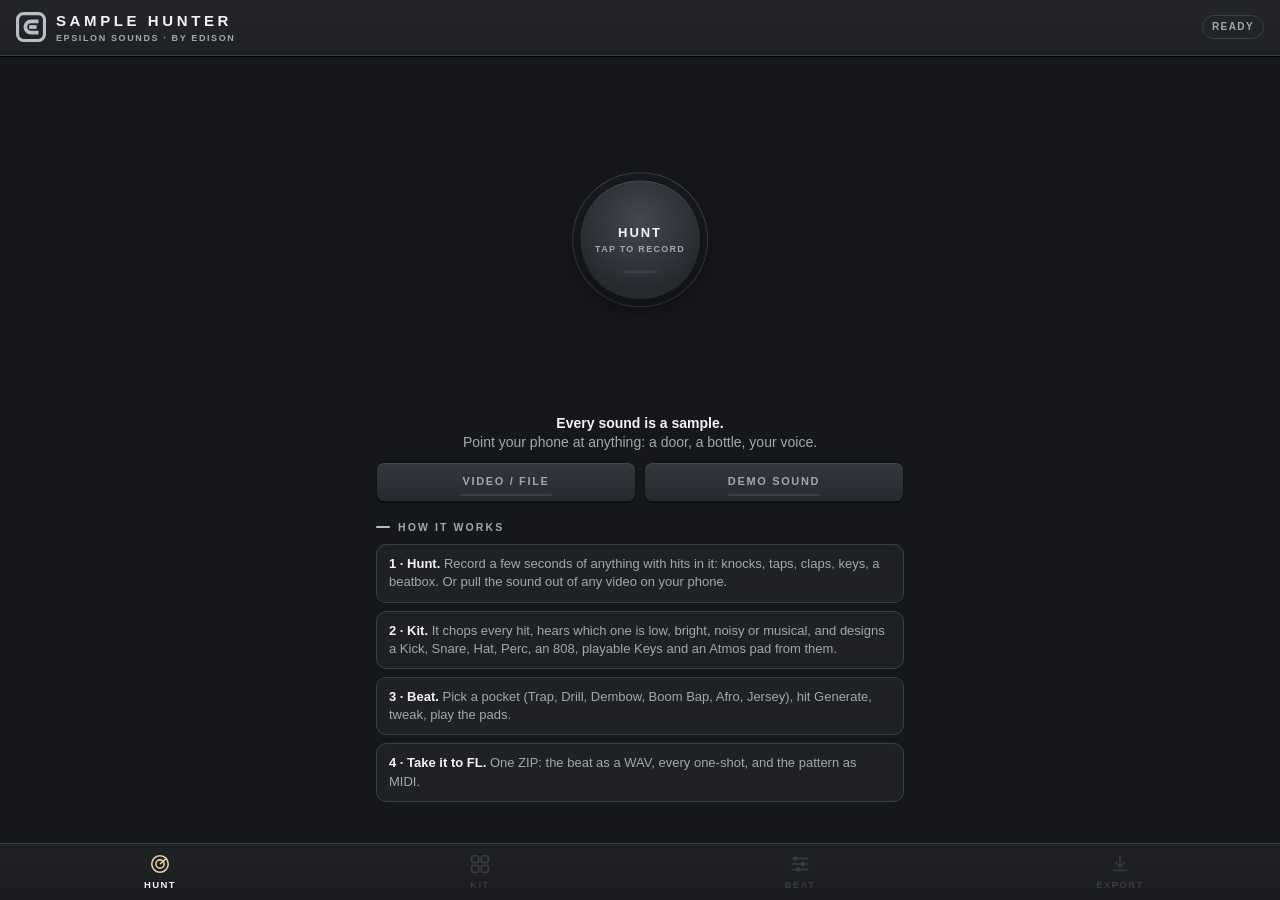
<file: src/app.html>
<!DOCTYPE html>
<html lang="en">
<head>
<meta charset="utf-8">
<meta name="viewport" content="width=device-width, initial-scale=1, viewport-fit=cover, user-scalable=no">
<meta name="apple-mobile-web-app-capable" content="yes">
<meta name="mobile-web-app-capable" content="yes">
<meta name="apple-mobile-web-app-status-bar-style" content="black-translucent">
<meta name="apple-mobile-web-app-title" content="Sample Hunter">
<meta name="theme-color" content="#16171a">
<meta name="description" content="Sample Hunter by Epsilon Sounds: record any sound, get a drum kit, an 808, keys and a beat in seconds.">
<title>Sample Hunter</title>
<link rel="manifest" href="manifest.webmanifest">
<link rel="apple-touch-icon" href="icon-180.png">
<link rel="icon" type="image/png" href="icon-192.png">
<style>
/*FONTS*/
/* Epsilon Sounds design system · Epsilon tier: graphite + platinum, champagne only for what is live */
:root { --bg:#16171a; --panel:#1f2125; --panel2:#292c31; --line:#3b3f46; --text:#f2f3f5; --dim:#a2a7af; --faint:#6e737b; --plat:#b9bec6; --live:#e4d3a3; --clip:#e0604f;
  --safe-t: env(safe-area-inset-top, 0px); --safe-b: env(safe-area-inset-bottom, 0px); }
* { box-sizing:border-box; -webkit-tap-highlight-color:transparent; }
html, body { margin:0; height:100%; background:var(--bg); color:var(--text); font:15px/1.4 "EpsilonDial", -apple-system, "Helvetica Neue", Arial, sans-serif; overscroll-behavior:none; }
body { display:flex; flex-direction:column; -webkit-user-select:none; user-select:none; touch-action:manipulation; }
header { display:flex; align-items:center; gap:10px; padding:calc(10px + var(--safe-t)) 16px 10px; background:linear-gradient(#232529,#1f2125); border-bottom:1px solid var(--line); box-shadow:0 1px 0 #000; flex:none; }
header svg { width:30px; height:30px; flex:none; }
.brand b { display:block; letter-spacing:.24em; font-size:15px; font-weight:700; }
.brand span { display:block; color:var(--dim); letter-spacing:.18em; font-size:9px; font-weight:700; margin-top:1px; }
.grow { flex:1; }
.chip { font-size:10px; letter-spacing:.14em; color:var(--dim); font-weight:700; border:1px solid var(--line); border-radius:20px; padding:4px 9px; white-space:nowrap; max-width:42vw; overflow:hidden; text-overflow:ellipsis; }
.chip.live { color:var(--live); border-color:rgba(228,211,163,.5); }
main { flex:1; overflow-y:auto; -webkit-overflow-scrolling:touch; position:relative; }
section { display:none; padding:16px 16px 24px; max-width:560px; margin:0 auto; }
section.show { display:block; }
h2 { font-size:10.5px; letter-spacing:.2em; color:var(--dim); margin:18px 0 10px; font-weight:700; display:flex; align-items:center; gap:8px; }
h2::before { content:""; width:14px; height:2px; border-radius:1px; background:var(--plat); }
.lead { color:var(--dim); font-size:14px; margin:4px 0 0; text-align:center; }
.lead b { color:var(--text); }

/* keycaps (signature control: machined key with a lume bar) */
button { font-family:inherit; position:relative; background:linear-gradient(#34373d,#26292e); color:var(--dim); border:1px solid #121316; border-radius:8px; padding:12px 14px 14px;
  font:700 11px "EpsilonDial", Arial; letter-spacing:.15em; text-transform:uppercase; cursor:pointer; box-shadow:inset 0 1px 0 rgba(255,255,255,.09), 0 1px 0 rgba(0,0,0,.6); touch-action:manipulation; }
button:active { transform:translateY(1px); filter:brightness(1.1); }
button:disabled { opacity:.4; }
button.key::after { content:""; position:absolute; left:32%; right:32%; bottom:5px; height:2px; border-radius:2px; background:#3b3f46; }
button.key.on { color:var(--text); } button.key.on::after { background:var(--live); box-shadow:0 0 6px rgba(228,211,163,.7); }
button.hero { color:var(--text); font-size:12px; padding:16px 18px 18px; }
.row { display:flex; gap:8px; align-items:center; }
.row > button { flex:1; }

/* hunt */
#radarWrap { position:relative; width:min(82vw, 320px); aspect-ratio:1; margin:8px auto 0; }
#radar { width:100%; height:100%; display:block; }
#huntBtn { position:absolute; left:50%; top:50%; width:38%; aspect-ratio:1; transform:translate(-50%,-50%); border-radius:50%; padding:0; font-size:13px; color:var(--text);
  background:radial-gradient(circle at 50% 35%, #44484f, #26292e 70%); border:1px solid #0e0f11; box-shadow:inset 0 1px 0 rgba(255,255,255,.12), 0 8px 24px rgba(0,0,0,.55), 0 0 0 6px #1b1c20, 0 0 0 7px #3b3f46; }
#huntBtn:active { transform:translate(-50%,-49%); }
#huntBtn::after { content:""; position:absolute; left:36%; right:36%; bottom:22%; height:3px; border-radius:2px; background:#3b3f46; }
#huntBtn.rec { color:var(--live); } #huntBtn.rec::after { background:var(--live); box-shadow:0 0 10px rgba(228,211,163,.9); }
#huntBtn small { display:block; font-size:9px; letter-spacing:.14em; color:var(--dim); margin-top:4px; }
#huntStatus { text-align:center; min-height:44px; margin:14px 0 4px; color:var(--dim); font-size:14px; }
#huntStatus b { color:var(--text); }
.list { display:flex; flex-direction:column; gap:6px; }
.item { display:flex; align-items:center; gap:10px; background:var(--panel); border:1px solid var(--line); border-radius:10px; padding:10px 12px; }
.item b { font-size:14px; } .item span { color:var(--faint); font-size:12px; }
.item .grow { overflow:hidden; text-overflow:ellipsis; white-space:nowrap; }
.item button { padding:9px 10px 11px; font-size:10px; }
.tips { display:grid; grid-template-columns:1fr; gap:8px; margin-top:6px; }
.tips div { background:var(--panel); border:1px solid var(--line); border-radius:10px; padding:10px 12px; color:var(--dim); font-size:13px; }
.tips b { color:var(--text); }

/* kit */
#wave { width:100%; height:86px; display:block; border-radius:10px; background:var(--panel); border:1px solid var(--line); }
.kit { display:grid; grid-template-columns:1fr 1fr; gap:10px; }
.card { background:var(--panel); border:1px solid var(--line); border-radius:12px; padding:10px 10px 8px; position:relative; }
.card.hot { border-color:rgba(228,211,163,.6); }
.card .top { display:flex; align-items:center; gap:6px; }
.card .top b { font-size:12px; letter-spacing:.18em; font-weight:700; }
.card .top span { color:var(--faint); font-size:11px; }
.card .swap { margin-left:auto; padding:6px 8px 8px; font-size:12px; letter-spacing:0; }
.card canvas.mini { width:100%; height:38px; display:block; margin:8px 0 4px; border-radius:6px; background:var(--bg); }
.knobs { display:flex; justify-content:space-between; }
.kn { display:flex; flex-direction:column; align-items:center; gap:1px; }
.kn canvas { width:42px; height:42px; touch-action:none; }
.kn label { font-size:8.5px; letter-spacing:.14em; color:var(--dim); font-weight:700; }

/* beat */
.transport { display:flex; gap:8px; align-items:stretch; }
#play { width:64px; flex:none; font-size:18px; letter-spacing:0; }
.vw { background:#0f1012; border:1px solid var(--line); border-radius:8px; display:flex; align-items:center; justify-content:center; flex-direction:column; min-width:86px; padding:4px 6px; box-shadow:inset 0 2px 6px rgba(0,0,0,.6); }
.vw b { font-size:22px; line-height:1; } .vw span { font-size:8.5px; letter-spacing:.16em; color:var(--dim); font-weight:700; }
.bpmBtns { display:flex; flex-direction:column; gap:4px; } .bpmBtns button { padding:5px 10px 7px; letter-spacing:0; font-size:13px; }
.pills { display:flex; gap:6px; overflow-x:auto; padding:2px 0 6px; scrollbar-width:none; } .pills::-webkit-scrollbar { display:none; }
.pills button { flex:none; padding:10px 12px 12px; }
.grid { display:grid; grid-template-columns:44px repeat(16, 1fr); gap:3px; align-items:center; }
.grid .lbl { font-size:9px; letter-spacing:.12em; color:var(--dim); font-weight:700; }
.cell { height:30px; border-radius:4px; background:#24262b; border:1px solid #141518; position:relative; font-size:8.5px; color:#16171a; display:flex; align-items:center; justify-content:center; font-weight:700; }
.cell.beat { background:#2c2f35; }
.cell.on { background:linear-gradient(#d6dae0,#a9aeb6); border-color:#5d6168; }
.cell.soft { background:linear-gradient(#9fa4ac,#7d8189); }
.cell.roll { background:repeating-linear-gradient(90deg,#d6dae0 0 3px,#8e939b 3px 6px); }
.cell.now { box-shadow:0 0 0 1px var(--live), 0 0 8px rgba(228,211,163,.45); }
.playhead { display:grid; grid-template-columns:44px repeat(16, 1fr); gap:3px; margin-top:4px; }
.playhead i { height:3px; border-radius:2px; background:#2a2c31; } .playhead i.now { background:var(--live); box-shadow:0 0 6px rgba(228,211,163,.8); }
.pads { display:grid; grid-template-columns:repeat(4,1fr); gap:8px; }
.pad { aspect-ratio:1.15; border-radius:12px; padding:0; display:flex; align-items:flex-end; justify-content:center; padding-bottom:12px; font-size:10px; }
.pad.flash { color:var(--live); box-shadow:inset 0 0 0 1px rgba(228,211,163,.6), 0 0 16px rgba(228,211,163,.35); }
.knobRow { display:flex; gap:14px; justify-content:center; margin-top:4px; }

/* export */
.sum { background:var(--panel); border:1px solid var(--line); border-radius:12px; padding:14px; display:grid; grid-template-columns:1fr 1fr; gap:10px 14px; }
.sum div span { display:block; font-size:9px; letter-spacing:.16em; color:var(--dim); font-weight:700; } .sum div b { font-size:17px; }
.files { color:var(--dim); font-size:13px; line-height:1.7; background:var(--panel); border:1px solid var(--line); border-radius:12px; padding:10px 14px; }
.files b { color:var(--text); font-weight:400; }

nav { flex:none; display:grid; grid-template-columns:repeat(4,1fr); background:linear-gradient(#1f2125,#1b1c20); border-top:1px solid var(--line); padding-bottom:var(--safe-b); }
nav button { background:none; border:none; box-shadow:none; border-radius:0; padding:9px 0 10px; color:var(--faint); display:flex; flex-direction:column; align-items:center; gap:4px; font-size:9.5px; }
nav button svg { width:22px; height:22px; }
nav button.on { color:var(--text); } nav button.on svg { color:var(--live); }
nav button:disabled { opacity:.35; }
.toast { position:fixed; left:50%; bottom:calc(76px + var(--safe-b)); transform:translateX(-50%); background:#2a2d32; border:1px solid var(--line); color:var(--text); border-radius:20px; padding:9px 16px; font-size:13px; opacity:0; transition:opacity .25s; pointer-events:none; max-width:90vw; text-align:center; z-index:20; }
.toast.show { opacity:1; }
.busy { position:fixed; inset:0; background:rgba(16,17,19,.72); display:none; align-items:center; justify-content:center; flex-direction:column; gap:12px; z-index:30; color:var(--dim); font-size:14px; }
.busy.show { display:flex; }
.spinner { width:42px; height:42px; border-radius:50%; border:3px solid #2c2f35; border-top-color:var(--live); animation:spin 0.9s linear infinite; }
@keyframes spin { to { transform:rotate(360deg); } }
.hidden { display:none !important; }
</style>
</head>
<body>
<header>
  <svg viewBox="0 0 48 48" aria-hidden="true"><g fill="#b9bec6" fill-rule="evenodd"><path d="M12 0H36A12 12 0 0 1 48 12V36A12 12 0 0 1 36 48H12A12 12 0 0 1 0 36V12A12 12 0 0 1 12 0ZM12 5H36A7 7 0 0 1 43 12V36A7 7 0 0 1 36 43H12A7 7 0 0 1 5 36V12A7 7 0 0 1 12 5Z"/><path d="M36 12H24A12 12 0 0 0 24 36H36V30H24A6 6 0 0 1 24 18H36Z"/><path d="M21 21H33V27H21Z"/></g></svg>
  <div class="brand"><b>SAMPLE HUNTER</b><span>EPSILON SOUNDS · BY EDISON</span></div>
  <div class="grow"></div>
  <div class="chip" id="chip">READY</div>
</header>

<main>
  <!-- HUNT -->
  <section id="v-hunt" class="show">
    <div id="radarWrap">
      <canvas id="radar"></canvas>
      <button id="huntBtn" aria-label="Hunt a sound">HUNT<small id="huntSub">TAP TO RECORD</small></button>
    </div>
    <div id="huntStatus"><b>Every sound is a sample.</b><br>Point your phone at anything: a door, a bottle, your voice.</div>
    <div class="row">
      <button class="key" id="fromFile">Video / file</button>
      <button class="key" id="demoBtn">Demo sound</button>
    </div>
    <h2 id="recentH" class="hidden">YOUR HUNTS</h2>
    <div class="list" id="recent"></div>
    <h2>HOW IT WORKS</h2>
    <div class="tips">
      <div><b>1 · Hunt.</b> Record a few seconds of anything with hits in it: knocks, taps, claps, keys, a beatbox. Or pull the sound out of any video on your phone.</div>
      <div><b>2 · Kit.</b> It chops every hit, hears which one is low, bright, noisy or musical, and designs a Kick, Snare, Hat, Perc, an 808, playable Keys and an Atmos pad from them.</div>
      <div><b>3 · Beat.</b> Pick a pocket (Trap, Drill, Dembow, Boom Bap, Afro, Jersey), hit Generate, tweak, play the pads.</div>
      <div><b>4 · Take it to FL.</b> One ZIP: the beat as a WAV, every one-shot, and the pattern as MIDI.</div>
    </div>
  </section>

  <!-- KIT -->
  <section id="v-kit">
    <h2 id="kitTitle">YOUR KIT</h2>
    <canvas id="wave"></canvas>
    <div class="row" style="margin:10px 0 2px">
      <button class="key" id="shuffleKit">Shuffle kit</button>
      <button class="key" id="playOrig">Play original</button>
    </div>
    <h2>SOUNDS · TAP TO HEAR</h2>
    <div class="kit" id="kit"></div>
  </section>

  <!-- BEAT -->
  <section id="v-beat">
    <div class="transport">
      <button class="hero key" id="play" aria-label="Play">▶</button>
      <div class="vw"><b id="bpmVal">140</b><span>BPM</span></div>
      <div class="bpmBtns"><button id="bpmUp">+</button><button id="bpmDn">−</button></div>
      <button class="key" id="gen" style="flex:1">Generate</button>
    </div>
    <h2>POCKET</h2>
    <div class="pills" id="pockets"></div>
    <h2>PATTERN · TAP TO EDIT</h2>
    <div class="grid" id="grid"></div>
    <div class="playhead" id="playhead"></div>
    <div class="knobRow">
      <div class="kn"><canvas id="kSwing"></canvas><label>SWING</label></div>
      <div class="kn"><canvas id="kPocket"></canvas><label>POCKET</label></div>
      <div class="kn"><canvas id="kAtmos"></canvas><label>ATMOS</label></div>
      <div class="kn"><canvas id="kMaster"></canvas><label>MASTER</label></div>
    </div>
    <h2>PADS</h2>
    <div class="pads" id="pads"></div>
    <div class="row" style="margin-top:10px"><button class="key" id="recBtn">Rec pads</button><button class="key" id="clearPat">Clear</button></div>
  </section>

  <!-- EXPORT -->
  <section id="v-export">
    <h2>READY FOR FL STUDIO</h2>
    <div class="sum">
      <div><span>HUNTED</span><b id="sName">-</b></div>
      <div><span>POCKET</span><b id="sPocket">-</b></div>
      <div><span>TEMPO</span><b id="sBpm">-</b></div>
      <div><span>KEY</span><b id="sKey">-</b></div>
    </div>
    <div style="margin:14px 0"><button class="hero key" id="saveZip" style="width:100%">Save kit + beat (ZIP)</button></div>
    <div class="files" id="fileList"></div>
    <h2>IN FL STUDIO</h2>
    <div class="tips">
      <div><b>Beat.</b> Drag <b>Beat 4 bars.wav</b> onto the Playlist: it is already in time at the tempo above.</div>
      <div><b>Kit.</b> Drop the <b>One-shots</b> into FPC or a Channel Rack, the <b>808</b> into a Sampler (it's tuned to the key shown).</div>
      <div><b>Pattern.</b> <b>Pattern.mid</b> has the drums (GM notes), the 808 and the keys on their own tracks.</div>
    </div>
  </section>
</main>

<nav>
  <button class="on" data-v="hunt"><svg viewBox="0 0 24 24" fill="none" stroke="currentColor" stroke-width="1.7"><circle cx="12" cy="12" r="9"/><circle cx="12" cy="12" r="4.5"/><path d="M12 12 19 6"/></svg>HUNT</button>
  <button data-v="kit" disabled><svg viewBox="0 0 24 24" fill="none" stroke="currentColor" stroke-width="1.7"><rect x="3" y="3" width="7.5" height="7.5" rx="2"/><rect x="13.5" y="3" width="7.5" height="7.5" rx="2"/><rect x="3" y="13.5" width="7.5" height="7.5" rx="2"/><rect x="13.5" y="13.5" width="7.5" height="7.5" rx="2"/></svg>KIT</button>
  <button data-v="beat" disabled><svg viewBox="0 0 24 24" fill="none" stroke="currentColor" stroke-width="1.7"><path d="M3 6h18M3 12h18M3 18h18"/><circle cx="7" cy="6" r="1.6" fill="currentColor"/><circle cx="15" cy="12" r="1.6" fill="currentColor"/><circle cx="10" cy="18" r="1.6" fill="currentColor"/></svg>BEAT</button>
  <button data-v="export" disabled><svg viewBox="0 0 24 24" fill="none" stroke="currentColor" stroke-width="1.7"><path d="M12 3v12M7 10l5 5 5-5M4 19h16"/></svg>EXPORT</button>
</nav>

<input type="file" id="camInput" accept="video/*" capture="environment" hidden>
<input type="file" id="fileInput" accept="audio/*,video/*" hidden>
<div class="toast" id="toast"></div>
<div class="busy" id="busy"><div class="spinner"></div><div id="busyText">Hunting...</div></div>

<script>
/*ENGINE*/
</script>
<script>
'use strict';
const H = window.Hunter, $ = id => document.getElementById(id);
const ROLE_ORDER = H.ROLES;                // kick snare hat perc bass keys atmos
const GRID_ROWS = ['kick', 'snare', 'hat', 'perc', 'bass', 'keys'];
const S = {                                 // app state
  raw: null, sr: 48000, name: '', chops: [], roles: null, kit: {}, key: 5,
  pattern: null, pocket: 'trap', bpm: 140, amount: 1, swing: 0, atmos: 0.5, master: 0.85, seed: 1,
  playing: false, rec: false,
};

// ---------------------------------------------------------------- audio context (unlocked on first touch, plays with the silent switch on)
let AC = null, MASTER = null, COMP = null;
function ac() {
  if (!AC) {
    try { if (navigator.audioSession) navigator.audioSession.type = 'playback'; } catch (e) {}
    AC = new (window.AudioContext || window.webkitAudioContext)();
    S.sr = AC.sampleRate;
    COMP = AC.createDynamicsCompressor();
    COMP.threshold.value = -8; COMP.ratio.value = 6; COMP.attack.value = 0.002; COMP.release.value = 0.12; COMP.knee.value = 4;
    MASTER = AC.createGain(); MASTER.gain.value = S.master;
    MASTER.connect(COMP); COMP.connect(AC.destination);
  }
  if (AC.state !== 'running') AC.resume().catch(() => {});
  return AC;
}
document.addEventListener('pointerdown', () => { const c = ac(); const b = c.createBuffer(1, 1, c.sampleRate), s = c.createBufferSource(); s.buffer = b; s.connect(c.destination); try { s.start(); } catch (e) {} }, { once: true });

// ---------------------------------------------------------------- small UI helpers
let toastT = 0;
function toast(msg, ms = 2600) { const t = $('toast'); t.textContent = msg; t.classList.add('show'); clearTimeout(toastT); toastT = setTimeout(() => t.classList.remove('show'), ms); }
function busy(on, text) { $('busy').classList.toggle('show', !!on); if (text) $('busyText').textContent = text; }
function chip(text, live) { const c = $('chip'); c.textContent = text; c.classList.toggle('live', !!live); }
const tick = () => new Promise(r => setTimeout(r, 30));
function show(v) {
  document.querySelectorAll('section').forEach(s => s.classList.toggle('show', s.id === 'v-' + v));
  document.querySelectorAll('nav button').forEach(b => b.classList.toggle('on', b.dataset.v === v));
  $('v-' + v).parentElement.scrollTop = 0;
  if (v === 'kit') drawWave();
  if (v === 'export') fillExport();
  if (v === 'beat') { drawGrid(); }
}
document.querySelectorAll('nav button').forEach(b => b.addEventListener('click', () => show(b.dataset.v)));

// signature knob (Epsilon design system: minute track, lume arc, coin-edge bezel, machined face, watch hand, lume tip)
function makeKnob(cv, value, def, onChange, D = 42) {
  const ctx = cv.getContext('2d'); let v = value, drag = null;
  const draw = () => { const dpr = window.devicePixelRatio || 1; cv.width = D * dpr; cv.height = D * dpr; ctx.setTransform(dpr, 0, 0, dpr, 0, 0); ctx.clearRect(0, 0, D, D);
    const c = D / 2, R = D / 2 - 1.5, a0 = Math.PI * 0.75, sweep = Math.PI * 1.5, ang = a0 + v * sweep;
    ctx.strokeStyle = 'rgba(162,167,175,.55)'; ctx.lineWidth = 1;
    for (let i = 0; i <= 20; i++) { if (i === 10) continue; const a = a0 + sweep * i / 20, l = i % 5 ? 2 : 3.5; ctx.beginPath(); ctx.moveTo(c + Math.cos(a) * R, c + Math.sin(a) * R); ctx.lineTo(c + Math.cos(a) * (R - l), c + Math.sin(a) * (R - l)); ctx.stroke(); }
    ctx.lineWidth = 2.5; ctx.strokeStyle = '#16171a'; ctx.beginPath(); ctx.arc(c, c, R - 6, a0, a0 + sweep); ctx.stroke();
    ctx.strokeStyle = drag ? '#e4d3a3' : '#b9bec6'; ctx.beginPath(); ctx.arc(c, c, R - 6, a0, ang); ctx.stroke();
    const br = R - 9.5, g1 = ctx.createLinearGradient(0, c - br, 0, c + br); g1.addColorStop(0, '#80858d'); g1.addColorStop(.45, '#3d4046'); g1.addColorStop(1, '#2a2c31');
    ctx.fillStyle = g1; ctx.beginPath(); ctx.arc(c, c, br, 0, 7); ctx.fill();
    ctx.strokeStyle = 'rgba(22,23,26,.55)'; ctx.lineWidth = 0.7; for (let i = 0; i < 40; i++) { const a = i / 40 * Math.PI * 2; ctx.beginPath(); ctx.moveTo(c + Math.cos(a) * (br - 2.2), c + Math.sin(a) * (br - 2.2)); ctx.lineTo(c + Math.cos(a) * (br - .3), c + Math.sin(a) * (br - .3)); ctx.stroke(); }
    const fr = br - 2.8, g2 = ctx.createLinearGradient(0, c - fr, 0, c + fr); g2.addColorStop(0, '#3a3d43'); g2.addColorStop(1, '#1b1c20');
    ctx.fillStyle = '#16171a'; ctx.beginPath(); ctx.arc(c, c, fr + .7, 0, 7); ctx.fill(); ctx.fillStyle = g2; ctx.beginPath(); ctx.arc(c, c, fr, 0, 7); ctx.fill();
    ctx.strokeStyle = '#b9bec6'; ctx.lineWidth = 1.8; ctx.lineCap = 'round'; ctx.beginPath(); ctx.moveTo(c + Math.cos(ang) * 1.5, c + Math.sin(ang) * 1.5); ctx.lineTo(c + Math.cos(ang) * (fr - 3), c + Math.sin(ang) * (fr - 3)); ctx.stroke();
    ctx.fillStyle = '#e4d3a3'; ctx.beginPath(); ctx.arc(c + Math.cos(ang) * (fr - 2.5), c + Math.sin(ang) * (fr - 2.5), 1.6, 0, 7); ctx.fill();
    ctx.fillStyle = '#b9bec6'; ctx.beginPath(); ctx.arc(c, c, 1.8, 0, 7); ctx.fill(); };
  cv.addEventListener('pointerdown', e => { e.preventDefault(); drag = { y: e.clientY, v }; try { cv.setPointerCapture(e.pointerId); } catch (_) {} draw(); });
  cv.addEventListener('pointermove', e => { if (!drag) return; v = Math.max(0, Math.min(1, drag.v + (drag.y - e.clientY) / 160)); draw(); onChange(v, false); });
  const end = () => { if (!drag) return; drag = null; draw(); onChange(v, true); };
  cv.addEventListener('pointerup', end); cv.addEventListener('pointercancel', end);
  let lastTap = 0; cv.addEventListener('pointerdown', () => { const t = Date.now(); if (t - lastTap < 300) { v = def; draw(); onChange(v, true); } lastTap = t; });
  draw(); return { set(x) { v = x; draw(); }, get value() { return v; } };
}

// ---------------------------------------------------------------- hunting: live mic where allowed, camera / files elsewhere
const sandboxed = (() => { try { return window.self !== window.top; } catch (e) { return true; } })();
const canMic = !sandboxed && !!(navigator.mediaDevices && navigator.mediaDevices.getUserMedia && window.MediaRecorder);
// Inside the iPhone app: the microphone, saving and haptics are native (see ios/SampleHunter/NativeBridge.swift)
const NATIVE = !!(window.__hunterNative && window.webkit && window.webkit.messageHandlers && window.webkit.messageHandlers.hunter);
const native = msg => { try { window.webkit.messageHandlers.hunter.postMessage(msg); } catch (e) {} };
const haptic = style => { if (NATIVE) native({ cmd: 'haptic', style }); };
let rec = null, nativeRec = false;
if (NATIVE) {
  window.__nativeRecStarted = () => { nativeRec = true; $('huntBtn').classList.add('rec'); $('huntBtn').firstChild.textContent = 'STOP'; radar.mode = 'rec'; chip('RECORDING', true); haptic('medium'); };
  window.__nativeLevel = (level, seconds) => { $('huntSub').textContent = seconds.toFixed(1) + ' S'; radar.level = level; };
  window.__nativeRecError = msg => { nativeRec = false; resetHuntBtn(); radar.mode = 'idle'; chip('READY'); toast(msg, 4000); };
  window.__nativeRecorded = async b64 => {
    nativeRec = false; resetHuntBtn();
    const bin = atob(b64), u8 = new Uint8Array(bin.length); for (let i = 0; i < bin.length; i++) u8[i] = bin.charCodeAt(i);
    await huntFromBlob(new Blob([u8], { type: 'audio/mp4' }), 'Hunt ' + new Date().toLocaleTimeString([], { hour: '2-digit', minute: '2-digit' }));
  };
  window.__nativeSaved = done => { if (done) toast('Saved'); };
}
function resetHuntBtn() { $('huntBtn').classList.remove('rec'); $('huntBtn').firstChild.textContent = 'HUNT'; $('huntSub').textContent = 'TAP TO RECORD'; }
if (!canMic && !NATIVE) $('huntStatus').innerHTML = '<b>Every sound is a sample.</b><br>Tap HUNT: your camera records a few seconds and only the sound is kept.';
$('huntBtn').addEventListener('click', async () => {
  ac();
  if (NATIVE) { native({ cmd: nativeRec ? 'stop' : 'record' }); if (nativeRec) { busy(true, 'Listening...'); radar.mode = 'scan'; } return; }
  if (!canMic) { $('camInput').click(); return; }       // the camera app records the sound (and we keep only the sound)
  if (rec) { rec.stop(); return; }
  try {
    const stream = await navigator.mediaDevices.getUserMedia({ audio: { echoCancellation: false, noiseSuppression: false, autoGainControl: false } });
    const chunks = [], mr = new MediaRecorder(stream);
    rec = mr; const t0 = Date.now();
    mr.ondataavailable = e => { if (e.data.size) chunks.push(e.data); };
    mr.onstop = async () => {
      stream.getTracks().forEach(t => t.stop()); rec = null; clearInterval(timer);
      $('huntBtn').classList.remove('rec'); $('huntBtn').firstChild.textContent = 'HUNT'; $('huntSub').textContent = 'TAP TO RECORD';
      const blob = new Blob(chunks, { type: mr.mimeType || 'audio/mp4' });
      await huntFromBlob(blob, 'Hunt ' + new Date().toLocaleTimeString([], { hour: '2-digit', minute: '2-digit' }));
    };
    mr.start(250);
    $('huntBtn').classList.add('rec'); $('huntBtn').firstChild.textContent = 'STOP';
    radar.mode = 'rec'; chip('RECORDING', true);
    const timer = setInterval(() => { const s = (Date.now() - t0) / 1000; $('huntSub').textContent = s.toFixed(1) + ' S'; if (s >= H.MAX_SECONDS) mr.stop(); }, 100);
  } catch (e) {
    toast('No microphone access: using the camera instead');
    $('camInput').click();
  }
});
$('fromFile').addEventListener('click', () => { ac(); $('fileInput').click(); });
for (const id of ['camInput', 'fileInput']) $(id).addEventListener('change', async e => {
  const f = e.target.files && e.target.files[0]; e.target.value = '';
  if (f) await huntFromBlob(f, f.name.replace(/\.[^.]+$/, '') || 'Hunt');
});
$('demoBtn').addEventListener('click', async () => { ac(); await huntFromSamples(demoSound(ac().sampleRate), ac().sampleRate, 'Kitchen demo'); });

async function huntFromBlob(blob, name) {
  busy(true, 'Listening...'); radar.mode = 'scan'; await tick();
  try {
    const ab = await blob.arrayBuffer();
    const buf = await new Promise((res, rej) => { const p = ac().decodeAudioData(ab, res, rej); if (p && p.then) p.then(res, rej); });
    const mono = new Float32Array(buf.length);
    for (let c = 0; c < buf.numberOfChannels; c++) { const d = buf.getChannelData(c); for (let i = 0; i < d.length; i++) mono[i] += d[i] / buf.numberOfChannels; }
    await huntFromSamples(mono, buf.sampleRate, name);
  } catch (e) {
    busy(false); radar.mode = 'idle'; chip('READY');
    toast('Couldn\'t read that one. Try a video or a voice memo.');
  }
}

async function huntFromSamples(samples, sr, name, fromRecent) {
  busy(true, 'Chopping every hit...'); radar.mode = 'scan'; chip('HUNTING', true); await tick();
  const x = H.prepare(samples, sr);
  if (!x || x.length < 0.15 * sr) { busy(false); radar.mode = 'idle'; chip('READY'); toast('Too quiet or too short: get closer and hit something.'); return; }
  S.raw = x; S.sr = sr; S.name = name;
  S.chops = H.chops(x, sr, 0.55).slice(0, 48);
  S.roles = H.assignRoles(S.chops);
  radar.blips = S.chops.map(c => ({ at: c.start / x.length, f: c.f }));
  busy(true, 'Designing your kit...'); await tick();
  await buildKit();
  if (!S.pattern) { S.pattern = H.generate(S.pocket, S.seed = (Math.random() * 1e9) | 0); }
  busy(false); radar.mode = 'found'; chip(name.toUpperCase());
  $('huntStatus').innerHTML = '<b>' + S.chops.length + ' sounds hunted</b> in ' + escapeHtml(name) + '.<br>Your kit is ready: ' + H.keyName(S.key) + ' minor.';
  document.querySelectorAll('nav button').forEach(b => b.disabled = false);
  renderKit(); drawPockets();
  if (!fromRecent) saveRecent(name, x, sr);
  setTimeout(() => show('kit'), 450);
}
function escapeHtml(s) { return String(s).replace(/[&<>"']/g, c => ({ '&': '&amp;', '<': '&lt;', '>': '&gt;', '"': '&quot;', "'": '&#39;' }[c])); }

// A found-sound demo: a table knock, a glass tap, keys jingling, a bottle "tonk" and a hum.
function demoSound(sr) {
  const len = Math.round(4.2 * sr), x = new Float32Array(len), r = H.rng(7), noise = () => r() * 2 - 1;
  const add = (t, fn, dur) => { const a = Math.round(t * sr); for (let i = 0; i < dur * sr && a + i < len; i++) x[a + i] += fn(i / sr); };
  const knock = t => add(t, s => Math.exp(-s * 28) * (Math.sin(2 * Math.PI * (70 + 90 * Math.exp(-s * 40)) * s) * 0.9 + noise() * 0.15 * Math.exp(-s * 90)), 0.35);
  const tap = t => add(t, s => Math.exp(-s * 70) * (noise() * 0.5 + Math.sin(2 * Math.PI * 2400 * s) * 0.3), 0.12);
  const jingle = t => add(t, s => Math.exp(-s * 18) * noise() * 0.35 * (1 + Math.sin(2 * Math.PI * 30 * s)), 0.22);
  const tonk = t => add(t, s => Math.exp(-s * 6) * (Math.sin(2 * Math.PI * 349.2 * s) * 0.6 + Math.sin(2 * Math.PI * 698.4 * s) * 0.2), 0.9);
  const snap = t => add(t, s => Math.exp(-s * 45) * noise() * 0.7 * (s < 0.004 ? 1.5 : 1), 0.2);
  knock(0.05); tap(0.42); jingle(0.7); knock(1.0); snap(1.32); tap(1.6); tonk(1.85); jingle(2.75); knock(3.05); snap(3.35);
  add(3.6, s => Math.min(1, s * 20) * Math.exp(-s * 1.5) * Math.sin(2 * Math.PI * (174.6 + 2 * Math.sin(2 * Math.PI * 5 * s)) * s) * 0.5, 0.6);
  return x;
}

// ---------------------------------------------------------------- sound design: each role is rendered offline from its chop
function chopData(i) { const c = S.chops[i]; return S.raw.subarray(c.start, c.end); }
function irBuffer(ctx, seconds, decay) {
  const n = Math.round(seconds * ctx.sampleRate), b = ctx.createBuffer(2, n, ctx.sampleRate), r = H.rng(99);
  for (let c = 0; c < 2; c++) { const d = b.getChannelData(c); for (let i = 0; i < n; i++) d[i] = (r() * 2 - 1) * Math.pow(1 - i / n, decay); }
  return b;
}
function shaper(ctx, drive) { const ws = ctx.createWaveShaper(), n = 2048, cu = new Float32Array(n); for (let i = 0; i < n; i++) { const x = i / (n - 1) * 2 - 1; cu[i] = Math.tanh(x * drive) / Math.tanh(drive); } ws.curve = cu; return ws; }
function noiseBuf(ctx, sec) { const n = Math.round(sec * ctx.sampleRate), b = ctx.createBuffer(1, n, ctx.sampleRate), d = b.getChannelData(0), r = H.rng(5); for (let i = 0; i < n; i++) d[i] = r() * 2 - 1; return b; }
function normalise(buf, target) { let pk = 0; for (let c = 0; c < buf.numberOfChannels; c++) { const d = buf.getChannelData(c); for (let i = 0; i < d.length; i++) pk = Math.max(pk, Math.abs(d[i])); } if (pk > 1e-6) for (let c = 0; c < buf.numberOfChannels; c++) { const d = buf.getChannelData(c), g = target / pk; for (let i = 0; i < d.length; i++) d[i] *= g; } return buf; }
function trimToAttack(buf) {
  const d0 = buf.getChannelData(0); let pk = 0; for (let i = 0; i < d0.length; i++) pk = Math.max(pk, Math.abs(d0[i]));
  let a = 0; while (a < d0.length && Math.abs(d0[a]) < pk * 0.03) a++;
  a = Math.max(0, a - Math.round(0.0005 * buf.sampleRate));
  if (a < 2 || a >= buf.length - 64) return buf;
  const out = new AudioBuffer({ numberOfChannels: buf.numberOfChannels, length: buf.length - a, sampleRate: buf.sampleRate });
  for (let c = 0; c < buf.numberOfChannels; c++) out.getChannelData(c).set(buf.getChannelData(c).subarray(a));
  for (let c = 0; c < out.numberOfChannels; c++) { const d = out.getChannelData(c), n = Math.min(d.length, Math.round(0.0005 * buf.sampleRate)); for (let i = 0; i < n; i++) d[i] *= i / n; }
  return out;
}
function fadeOut(buf, sec) { const n = Math.min(buf.length, Math.round(sec * buf.sampleRate)); for (let c = 0; c < buf.numberOfChannels; c++) { const d = buf.getChannelData(c); for (let i = 0; i < n; i++) d[buf.length - 1 - i] *= i / n; } return buf; }

async function designVoice(role, chopIndex) {
  const sr = S.sr, src = chopData(chopIndex), f = S.chops[chopIndex].f;
  const len = { kick: 0.7, snare: 0.55, hat: 0.28, perc: 0.45, bass: 1.7, keys: 1.6, atmos: 4.5 }[role];
  const ctx = new OfflineAudioContext(2, Math.round(len * sr), sr);
  const sb = ctx.createBuffer(1, src.length, sr); sb.getChannelData(0).set(src);
  const s = ctx.createBufferSource(); s.buffer = sb;
  const out = ctx.createGain(); out.connect(ctx.destination);
  let root = null;
  if (role === 'kick') {
    s.playbackRate.value = Math.max(0.4, Math.min(1, 300 / Math.max(300, f.centroid)));
    const lp = ctx.createBiquadFilter(); lp.type = 'lowpass'; lp.frequency.value = 2600;
    const g = ctx.createGain(); g.gain.value = 0.55; s.connect(lp).connect(g).connect(out);
    const o = ctx.createOscillator(), og = ctx.createGain();
    o.frequency.setValueAtTime(160, 0); o.frequency.exponentialRampToValueAtTime(46, 0.1);
    og.gain.setValueAtTime(0, 0); og.gain.linearRampToValueAtTime(1, 0.001); og.gain.exponentialRampToValueAtTime(0.001, 0.55);
    o.connect(og).connect(shaper(ctx, 1.8)).connect(out); o.start(0); o.stop(len);
  } else if (role === 'snare') {
    const hp = ctx.createBiquadFilter(); hp.type = 'highpass'; hp.frequency.value = 190;
    const pk = ctx.createBiquadFilter(); pk.type = 'peaking'; pk.frequency.value = 1900; pk.gain.value = 4;
    s.connect(hp).connect(pk).connect(out);
    const n = ctx.createBufferSource(); n.buffer = noiseBuf(ctx, 0.3);
    const bp = ctx.createBiquadFilter(); bp.type = 'bandpass'; bp.frequency.value = 3200; bp.Q.value = 0.7;
    const ng = ctx.createGain(); ng.gain.setValueAtTime(0.5, 0); ng.gain.exponentialRampToValueAtTime(0.001, 0.17);
    n.connect(bp).connect(ng).connect(out); n.start(0);
    const cv = ctx.createConvolver(); cv.buffer = irBuffer(ctx, 0.35, 3); const wet = ctx.createGain(); wet.gain.value = 0.22;
    pk.connect(cv).connect(wet).connect(out);
  } else if (role === 'hat') {
    s.playbackRate.value = 1.7;
    const hp = ctx.createBiquadFilter(); hp.type = 'highpass'; hp.frequency.value = 6500;
    const g = ctx.createGain(); g.gain.setValueAtTime(1, 0); g.gain.exponentialRampToValueAtTime(0.001, 0.09);
    s.connect(hp).connect(g).connect(out);
    const n = ctx.createBufferSource(); n.buffer = noiseBuf(ctx, 0.1);
    const hp2 = ctx.createBiquadFilter(); hp2.type = 'highpass'; hp2.frequency.value = 9000;
    const ng = ctx.createGain(); ng.gain.setValueAtTime(0.25, 0); ng.gain.exponentialRampToValueAtTime(0.001, 0.05);
    n.connect(hp2).connect(ng).connect(out); n.start(0);
  } else if (role === 'perc') {
    s.playbackRate.value = 1.25;
    const bp = ctx.createBiquadFilter(); bp.type = 'bandpass'; bp.frequency.value = Math.max(500, Math.min(4000, f.centroid)); bp.Q.value = 1.1;
    const dry = ctx.createGain(); dry.gain.value = 0.5; s.connect(dry).connect(out);
    const g = ctx.createGain(); g.gain.setValueAtTime(1.2, 0); g.gain.exponentialRampToValueAtTime(0.001, 0.32);
    s.connect(bp).connect(g).connect(out);
  } else if (role === 'bass') {
    // an 808 in the key of your sound: sub sine with a pitch drop and drive, its click cut from your sound
    root = 28 + (((S.key - 4) % 12) + 12) % 12;                 // E1 .. D#2
    const hz = H.midiToHz(root), o = ctx.createOscillator(), og = ctx.createGain();
    o.frequency.setValueAtTime(hz * 2.2, 0); o.frequency.exponentialRampToValueAtTime(hz, 0.05);
    og.gain.setValueAtTime(0, 0); og.gain.linearRampToValueAtTime(1, 0.004); og.gain.setValueAtTime(1, 0.15); og.gain.exponentialRampToValueAtTime(0.001, 1.6);
    const lp = ctx.createBiquadFilter(); lp.type = 'lowpass'; lp.frequency.value = 900;
    o.connect(og).connect(shaper(ctx, 2.4)).connect(lp).connect(out); o.start(0); o.stop(len);
    const hp = ctx.createBiquadFilter(); hp.type = 'highpass'; hp.frequency.value = 1500;
    const cg = ctx.createGain(); cg.gain.setValueAtTime(0.35, 0); cg.gain.exponentialRampToValueAtTime(0.001, 0.03);
    s.connect(hp).connect(cg).connect(out);
  } else if (role === 'keys') {
    const pitched = f.clarity > 0.45 && f.pitch > 60;
    root = pitched ? Math.round(H.hzToMidi(f.pitch)) : 60;
    const lp = ctx.createBiquadFilter(); lp.type = 'lowpass'; lp.frequency.value = 8500;
    const cv = ctx.createConvolver(); cv.buffer = irBuffer(ctx, 0.9, 2.5); const wet = ctx.createGain(); wet.gain.value = 0.18;
    s.connect(lp).connect(out); lp.connect(cv).connect(wet).connect(out);
  } else if (role === 'atmos') {
    const rv = new Float32Array(src.length); for (let i = 0; i < src.length; i++) rv[i] = src[src.length - 1 - i];
    sb.getChannelData(0).set(rv); s.playbackRate.value = 0.5;
    const lp = ctx.createBiquadFilter(); lp.type = 'lowpass'; lp.frequency.value = 2200;
    const cv = ctx.createConvolver(); cv.buffer = irBuffer(ctx, 3.2, 1.6);
    const wet = ctx.createGain(); wet.gain.value = 0.9; const dry = ctx.createGain(); dry.gain.value = 0.25;
    s.connect(lp); lp.connect(dry).connect(out); lp.connect(cv).connect(wet).connect(out);
  }
  if (src.length > 64) s.start(0);
  let buf = await ctx.startRendering();
  // start every one-shot right on its attack (the chop's pre-roll, stretched by the pitch change, made hits late)
  if (role !== 'atmos') buf = trimToAttack(buf);
  fadeOut(buf, role === 'atmos' ? 1.2 : 0.02);
  normalise(buf, role === 'kick' || role === 'bass' ? 0.95 : 0.85);
  return { buf, root, chop: chopIndex };
}

async function buildKit(onlyRole) {
  // the key: from the most musical chop; else F (a producer favourite)
  if (!onlyRole) S.key = H.findKey(S.chops);
  for (const role of onlyRole ? [onlyRole] : ROLE_ORDER) {
    const r = S.roles[role], idx = r.order[r.pick];
    const prev = S.kit[role];
    const v = await designVoice(role, idx);
    S.kit[role] = Object.assign({ tune: 0.5, decay: 1, level: 0.8 }, prev ? { tune: prev.tune, decay: prev.decay, level: prev.level } : {}, v);
  }
}

// ---------------------------------------------------------------- playback
const lastVoice = {};
function playVoice(role, when, semis = 0, vel = 1, ctx = AC, dest = MASTER, choke = true) {
  const k = S.kit[role]; if (!k || !ctx) return null;
  when = Math.max(when, ctx.currentTime || 0);
  const s = ctx.createBufferSource(); s.buffer = k.buf;
  const tuneSemis = (k.tune - 0.5) * 24;
  s.playbackRate.value = Math.pow(2, (tuneSemis + semis) / 12);
  const g = ctx.createGain(), lvl = k.level * vel;
  const natural = k.buf.duration / s.playbackRate.value, hold = Math.max(0.03, natural * Math.max(0.05, k.decay));
  g.gain.setValueAtTime(lvl, when);
  if (k.decay < 0.999) g.gain.setTargetAtTime(0, when + hold * 0.7, hold * 0.12 + 0.005);
  s.connect(g).connect(dest);
  s.start(when);
  if (choke && ctx === AC && (role === 'bass' || role === 'hat' || role === 'keys')) {
    const prev = lastVoice[role];
    if (prev) { try { prev.g.gain.cancelScheduledValues(when); prev.g.gain.setTargetAtTime(0, when, 0.008); prev.s.stop(when + 0.06); } catch (e) {} }
    lastVoice[role] = { s, g };
  }
  return { s, g };
}

/** Everything that sounds in one bar starting at time `t0`. Shared by live playback and the export render. */
function scheduleStep(ctx, dest, barStart, s, stepDur) {
  const P = S.pattern, at = st => barStart + H.stepTime(S.pocket, st, S.amount, S.swing) * stepDur;
  const t = at(s);
  for (const role of ['kick', 'snare', 'perc']) if (P[role][s]) playVoice(role, t, 0, P[role][s], ctx, dest, ctx === AC);
  const h = P.hat[s];
  if (h === 2) { const n = 3; for (let i = 0; i < n; i++) playVoice('hat', t + i * stepDur / n, 0, i ? 0.6 : 0.85, ctx, dest, false); }
  else if (h) playVoice('hat', t, 0, h, ctx, dest, ctx === AC);
  if (P.bass[s] !== null && P.bass[s] !== undefined) playVoice('bass', t, P.bass[s], 1, ctx, dest, ctx === AC);
  if (P.keys[s] !== null && P.keys[s] !== undefined) {
    const k = S.kit.keys, target = 60 + S.key + P.keys[s];
    playVoice('keys', t, k ? target - k.root : 0, 0.8, ctx, dest, ctx === AC);
  }
  if (s === 0 && P.atmos[0] && S.atmos > 0.01) playVoice('atmos', t, 0, S.atmos * 0.9, ctx, dest, false);
}

let timer = 0, barStart = 0, step = 0, visQueue = [];
function stepDur() { return 60 / S.bpm / 4; }
function startPlay() {
  ac(); S.playing = true; $('play').textContent = '■'; $('play').classList.add('on'); chip('PLAYING', true);
  barStart = AC.currentTime + 0.08; step = 0; visQueue = [];
  const loop = () => {
    const ahead = AC.currentTime + 0.14;
    while (barStart + step * stepDur() < ahead) {
      scheduleStep(AC, MASTER, barStart, step, stepDur());
      visQueue.push({ s: step, t: barStart + H.stepTime(S.pocket, step, S.amount, S.swing) * stepDur() });
      step++; if (step === 16) { step = 0; barStart += 16 * stepDur(); }
    }
  };
  loop(); timer = setInterval(loop, 25);
  requestAnimationFrame(vis);
}
function stopPlay() { S.playing = false; clearInterval(timer); $('play').textContent = '▶'; $('play').classList.remove('on'); chip(S.name ? S.name.toUpperCase() : 'READY'); setNow(-1);
  for (const r in lastVoice) { try { lastVoice[r].g.gain.setTargetAtTime(0, AC.currentTime, 0.01); } catch (e) {} } }
$('play').addEventListener('click', () => S.playing ? stopPlay() : startPlay());
let shownStep = -1;
function vis() {
  if (!S.playing) return;
  while (visQueue.length && visQueue[0].t <= AC.currentTime) { const q = visQueue.shift(); if (q.s !== shownStep) setNow(q.s); }
  requestAnimationFrame(vis);
}
function setNow(s) {
  shownStep = s;
  document.querySelectorAll('.cell.now').forEach(c => c.classList.remove('now'));
  document.querySelectorAll('#playhead i').forEach((c, i) => c.classList.toggle('now', i - 1 === s));
  if (s >= 0) document.querySelectorAll('.cell[data-s="' + s + '"]').forEach(c => { if (c.classList.contains('on') || c.classList.contains('soft') || c.classList.contains('roll')) c.classList.add('now'); });
}

// ---------------------------------------------------------------- KIT view
function drawWave() {
  const cv = $('wave'); if (!S.raw) return;
  const dpr = window.devicePixelRatio || 1, W = cv.clientWidth, Hh = cv.clientHeight; cv.width = W * dpr; cv.height = Hh * dpr;
  const g = cv.getContext('2d'); g.setTransform(dpr, 0, 0, dpr, 0, 0); g.clearRect(0, 0, W, Hh);
  const x = S.raw, n = x.length, mid = Hh / 2;
  const used = new Map(); for (const r of ROLE_ORDER) { const k = S.kit[r]; if (k) used.set(k.chop, (used.get(k.chop) ? used.get(k.chop) + ' · ' : '') + H.ROLE_NAMES[r]); }
  S.chops.forEach((c, i) => { const a = c.start / n * W, b = c.end / n * W; if (used.has(i)) { g.fillStyle = 'rgba(185,190,198,.10)'; g.fillRect(a, 0, b - a, Hh); } g.fillStyle = used.has(i) ? '#b9bec6' : '#4a4e55'; g.fillRect(a, 0, 1, Hh); });
  g.fillStyle = '#7d8189';
  for (let px = 0; px < W; px++) { let m = 0; const a = Math.floor(px / W * n), b = Math.floor((px + 1) / W * n); for (let i = a; i < b; i += 4) m = Math.max(m, Math.abs(x[i])); const h = m * (Hh / 2 - 6); g.fillRect(px, mid - h, 1, h * 2 || 1); }
  g.font = '700 8px EpsilonDial, Arial'; g.fillStyle = '#e4d3a3';
  let row = 0, lastX = -1e9;
  for (const [i, label] of [...used].sort((p, q) => p[0] - q[0])) {
    const a = S.chops[i].start / n * W, txt = label.toUpperCase(), w = g.measureText(txt).width;
    row = a < lastX + 4 ? (row + 1) % 3 : 0;                    // stagger labels that would overlap
    g.fillText(txt, Math.min(a + 3, W - w - 2), 11 + row * 11); lastX = a + 3 + w;
  }
}
function miniWave(cv, buf) {
  const dpr = window.devicePixelRatio || 1, W = cv.clientWidth || 140, Hh = cv.clientHeight || 38; cv.width = W * dpr; cv.height = Hh * dpr;
  const g = cv.getContext('2d'); g.setTransform(dpr, 0, 0, dpr, 0, 0); const d = buf.getChannelData(0), n = d.length; g.fillStyle = '#9da2aa';
  for (let px = 0; px < W; px++) { let m = 0; const a = Math.floor(px / W * n), b = Math.floor((px + 1) / W * n); for (let i = a; i < b; i += 8) m = Math.max(m, Math.abs(d[i])); const h = Math.max(0.5, m * (Hh / 2 - 3)); g.fillRect(px, Hh / 2 - h, 1, h * 2); }
}
function renderKit() {
  $('kitTitle').textContent = 'YOUR KIT · FROM ' + S.name.toUpperCase();
  const root = $('kit'); root.innerHTML = '';
  for (const role of ROLE_ORDER) {
    const k = S.kit[role]; if (!k) continue;
    const card = document.createElement('div'); card.className = 'card';
    const sub = role === 'bass' ? H.noteName(k.root) : role === 'keys' ? (S.chops[k.chop].f.clarity > 0.45 ? 'tuned ' + H.noteName(k.root) : 'tuned perc') : 'chop ' + (k.chop + 1);
    card.innerHTML = '<div class="top"><b>' + H.ROLE_NAMES[role].toUpperCase() + '</b><span>' + sub + '</span><button class="swap" title="Use another chop">↻</button></div><canvas class="mini"></canvas>' +
      '<div class="knobs"><div class="kn"><canvas></canvas><label>TUNE</label></div><div class="kn"><canvas></canvas><label>DECAY</label></div><div class="kn"><canvas></canvas><label>LEVEL</label></div></div>';
    root.appendChild(card);
    const mini = card.querySelector('canvas.mini'); requestAnimationFrame(() => miniWave(mini, k.buf));
    const hear = () => { ac(); const semis = role === 'keys' ? 60 + S.key - k.root : 0; playVoice(role, AC.currentTime + 0.01, semis); card.classList.add('hot'); setTimeout(() => card.classList.remove('hot'), 220); };
    mini.addEventListener('click', hear); card.querySelector('.top b').addEventListener('click', hear);
    card.querySelector('.swap').addEventListener('click', async e => {
      e.stopPropagation(); const r = S.roles[role]; r.pick = (r.pick + 1) % r.order.length;
      busy(true, 'New ' + H.ROLE_NAMES[role] + '...'); await buildKit(role); busy(false); renderKit(); drawWave(); setTimeout(() => { const c = [...$('kit').children][ROLE_ORDER.indexOf(role)]; c && c.querySelector('canvas.mini').click(); }, 60);
    });
    const kcs = card.querySelectorAll('.kn canvas');
    makeKnob(kcs[0], k.tune, 0.5, (v, done) => { k.tune = v; if (done) hear(); });
    makeKnob(kcs[1], k.decay, 1, (v, done) => { k.decay = v; if (done) hear(); });
    makeKnob(kcs[2], k.level, 0.8, (v, done) => { k.level = v; if (done) hear(); });
  }
}
$('shuffleKit').addEventListener('click', async () => {
  if (!S.roles) return;
  for (const role of ROLE_ORDER) { const r = S.roles[role]; r.pick = Math.floor(Math.random() * Math.min(4, r.order.length)); }
  busy(true, 'Shuffling the kit...'); await buildKit(); busy(false); renderKit(); drawWave(); toast('New kit from the same hunt');
});
$('playOrig').addEventListener('click', () => { if (!S.raw) return; const c = ac(), b = c.createBuffer(1, S.raw.length, S.sr); b.getChannelData(0).set(S.raw); const s = c.createBufferSource(); s.buffer = b; s.connect(MASTER); s.start(); });

// ---------------------------------------------------------------- BEAT view
function drawPockets() {
  const root = $('pockets'); root.innerHTML = '';
  for (const id of H.POCKET_IDS) {
    const b = document.createElement('button'); b.className = 'key' + (id === S.pocket ? ' on' : ''); b.textContent = H.POCKETS[id].name;
    b.addEventListener('click', () => { S.pocket = id; S.bpm = H.POCKETS[id].bpm; $('bpmVal').textContent = S.bpm; S.pattern = H.generate(id, S.seed = (Math.random() * 1e9) | 0); drawPockets(); drawGrid(); toast(H.POCKETS[id].name + ' pocket · ' + S.bpm + ' BPM'); });
    root.appendChild(b);
  }
}
const KEYS_CYCLE = [null, 0, 3, 5, 7, 10, 12], BASS_CYCLE = [null, 0, 7, 12, -5, 3];
function drawGrid() {
  if (!S.pattern) return;
  const g = $('grid'); g.innerHTML = '';
  for (const row of GRID_ROWS) {
    const l = document.createElement('div'); l.className = 'lbl'; l.textContent = H.ROLE_NAMES[row].toUpperCase(); g.appendChild(l);
    for (let s = 0; s < 16; s++) {
      const c = document.createElement('div'); c.dataset.s = s; c.dataset.r = row;
      paintCell(c, row, s);
      c.addEventListener('click', () => {
        const P = S.pattern;
        if (row === 'keys' || row === 'bass') { const cyc = row === 'keys' ? KEYS_CYCLE : BASS_CYCLE; const i = cyc.indexOf(P[row][s]); P[row][s] = cyc[(i + 1) % cyc.length];
          if (P[row][s] !== null) { ac(); const k = S.kit[row]; playVoice(row, AC.currentTime + 0.01, row === 'keys' ? 60 + S.key + P[row][s] - k.root : P[row][s]); } }
        else if (row === 'hat') P.hat[s] = P.hat[s] === 0 ? 0.9 : P.hat[s] === 2 ? 0 : P.hat[s] < 0.7 ? 2 : 0.55;
        else P[row][s] = P[row][s] ? 0 : 1;
        paintCell(c, row, s); haptic('light');
      });
      g.appendChild(c);
    }
  }
  const ph = $('playhead'); ph.innerHTML = '<span></span>' + '<i></i>'.repeat(16);
}
function paintCell(c, row, s) {
  const v = S.pattern[row][s];
  c.className = 'cell' + (s % 4 === 0 ? ' beat' : '');
  c.textContent = '';
  if (row === 'keys' || row === 'bass') { if (v !== null && v !== undefined) { c.classList.add('on'); c.textContent = H.keyName(S.key + v); } }
  else if (v === 2) c.classList.add('roll');
  else if (v >= 0.75) c.classList.add('on');
  else if (v > 0) c.classList.add('soft');
}
$('gen').addEventListener('click', () => { if (!S.pattern) return; S.pattern = H.generate(S.pocket, S.seed = (Math.random() * 1e9) | 0); drawGrid(); });
$('clearPat').addEventListener('click', () => { const P = S.pattern; for (const k of ['kick', 'snare', 'hat', 'perc', 'atmos']) P[k].fill(0); P.bass.fill(null); P.keys.fill(null); drawGrid(); });
function bump(d) { S.bpm = Math.max(60, Math.min(200, S.bpm + d)); $('bpmVal').textContent = S.bpm; }
for (const [id, d] of [['bpmUp', 1], ['bpmDn', -1]]) { let rep = 0; const b = $(id);
  b.addEventListener('pointerdown', () => { bump(d); let n = 0; rep = setInterval(() => bump(d * (++n > 8 ? 5 : 1)), 140); });
  for (const ev of ['pointerup', 'pointerleave', 'pointercancel']) b.addEventListener(ev, () => clearInterval(rep)); }
makeKnob($('kSwing'), 0, 0, v => S.swing = v, 48);
makeKnob($('kPocket'), 1 / 1.5, 1 / 1.5, v => S.amount = v * 1.5, 48);
makeKnob($('kAtmos'), 0.5, 0.5, v => S.atmos = v, 48);
makeKnob($('kMaster'), 0.85, 0.85, v => { S.master = v; if (MASTER) MASTER.gain.value = v; }, 48);

// pads: play live; with Rec on (and playing) each hit is written to the nearest 16th
const PADS = [['kick', 'Kick'], ['snare', 'Snare'], ['hat', 'Hat'], ['perc', 'Perc'], ['bass', '808'], ['keys', 'Keys'], ['atmos', 'Atmos'], ['orig', 'Original']];
(function buildPads() {
  const root = $('pads');
  for (const [role, label] of PADS) {
    const b = document.createElement('button'); b.className = 'pad key'; b.textContent = label;
    b.addEventListener('pointerdown', e => {
      e.preventDefault(); ac(); haptic(role === 'kick' || role === 'bass' ? 'heavy' : role === 'snare' ? 'medium' : 'light');
      if (role === 'orig') { $('playOrig').click(); }
      else {
        const k = S.kit[role]; if (!k) return;
        playVoice(role, AC.currentTime, role === 'keys' ? 60 + S.key - k.root : 0, 1, AC, MASTER, role !== 'atmos');
        if (S.rec && S.playing && GRID_ROWS.includes(role)) {
          const pos = (AC.currentTime - barStart) / stepDur(); const st = ((Math.round(pos) % 16) + 16) % 16;
          S.pattern[role][st] = role === 'keys' || role === 'bass' ? 0 : 1; drawGrid();
        }
      }
      b.classList.add('flash'); setTimeout(() => b.classList.remove('flash'), 140);
    });
    root.appendChild(b);
  }
})();
$('recBtn').addEventListener('click', () => { S.rec = !S.rec; $('recBtn').classList.toggle('on', S.rec); if (S.rec && !S.playing) startPlay(); toast(S.rec ? 'Recording pads: play along' : 'Pad recording off'); });

// ---------------------------------------------------------------- EXPORT
function fillExport() {
  $('sName').textContent = S.name || '-'; $('sPocket').textContent = H.POCKETS[S.pocket].name; $('sBpm').textContent = S.bpm + ' BPM'; $('sKey').textContent = H.keyName(S.key) + ' minor';
  $('fileList').innerHTML = ['Beat 4 bars.wav', 'One-shots/Kick.wav · Snare.wav · Hat.wav · Perc.wav', '808 (' + (S.kit.bass ? H.noteName(S.kit.bass.root) : '') + ').wav', 'Keys (' + (S.kit.keys ? H.noteName(S.kit.keys.root) : '') + ').wav', 'Atmos.wav', 'Original hunt.wav', 'Pattern.mid', 'About this kit.txt'].map(f => '<b>' + f + '</b>').join('<br>');
}
// The browser's compressor has a built-in look-ahead (6 ms in Chrome): measured once, then taken out of the export
// so Beat 4 bars.wav sits exactly on FL's grid.
let compDelay = null;
async function measureCompDelay() {
  if (compDelay !== null) return compDelay;
  const sr = S.sr, ctx = new OfflineAudioContext(1, Math.round(0.1 * sr), sr), b = ctx.createBuffer(1, 1, sr); b.getChannelData(0)[0] = 0.25;
  const src = ctx.createBufferSource(); src.buffer = b;
  const comp = ctx.createDynamicsCompressor(); comp.threshold.value = 0; comp.ratio.value = 1;
  src.connect(comp); comp.connect(ctx.destination); src.start(0.01);
  const out = (await ctx.startRendering()).getChannelData(0);
  let pk = 0, at = 0; for (let i = 0; i < out.length; i++) if (Math.abs(out[i]) > pk) { pk = Math.abs(out[i]); at = i; }
  compDelay = pk > 0 ? Math.max(0, at / sr - 0.01) : 0;
  return compDelay;
}
async function renderBeat(bars = 4) {
  const cd = await measureCompDelay();
  // starts a little in: a pocket may push beat 1 slightly early
  const sr = S.sr, spb = 16 * stepDur(), tail = 1.5 + cd, lead = 0.05, ctx = new OfflineAudioContext(2, Math.ceil((lead + bars * spb + tail) * sr), sr);
  const comp = ctx.createDynamicsCompressor(); comp.threshold.value = -8; comp.ratio.value = 6; comp.attack.value = 0.002; comp.release.value = 0.12; comp.knee.value = 4;
  const m = ctx.createGain(); m.gain.value = S.master; m.connect(comp); comp.connect(ctx.destination);
  for (let b = 0; b < bars; b++) for (let s = 0; s < 16; s++) scheduleStep(ctx, m, lead + b * spb, s, stepDur());
  const buf = await ctx.startRendering();
  // fold the tail back to the top so the loop is seamless at exactly `bars` bars
  const L = Math.round(bars * spb * sr), o0 = Math.round((lead + cd) * sr), out = [new Float32Array(L), new Float32Array(L)];
  for (let c = 0; c < 2; c++) {
    const d = buf.getChannelData(c);
    for (let i = 0; i < L; i++) out[c][i] = d[o0 + i];
    for (let i = o0 + L; i < d.length; i++) out[c][(i - o0 - L) % L] += d[i];     // the tail wraps to the top: seamless loop
    for (let i = 0; i < o0; i++) out[c][L - o0 + i] += d[i];                    // anything pushed before beat 1 sits at the end
  }
  return out;
}
function bufToWav(b) { const ch = []; for (let c = 0; c < b.numberOfChannels; c++) ch.push(b.getChannelData(c)); return H.wav(ch, b.sampleRate); }
async function buildZip() {
  const files = [], name = (S.name || 'Hunt').replace(/[^\w\- ]+/g, '').trim() || 'Hunt';
  const beat = await renderBeat(4);
  files.push({ name: 'Beat 4 bars.wav', data: H.wav(beat, S.sr) });
  for (const r of ['kick', 'snare', 'hat', 'perc']) files.push({ name: 'One-shots/' + H.ROLE_NAMES[r] + '.wav', data: bufToWav(S.kit[r].buf) });
  files.push({ name: '808 (' + H.noteName(S.kit.bass.root) + ').wav', data: bufToWav(S.kit.bass.buf) });
  files.push({ name: 'Keys (' + H.noteName(S.kit.keys.root) + ').wav', data: bufToWav(S.kit.keys.buf) });
  files.push({ name: 'Atmos.wav', data: bufToWav(S.kit.atmos.buf) });
  files.push({ name: 'Original hunt.wav', data: H.wav([S.raw], S.sr) });
  files.push({ name: 'Pattern.mid', data: H.midi(S.pattern, S.bpm, S.key, 4) });
  const txt = 'Sample Hunter by Epsilon Sounds\n\nHunted: ' + S.name + '\nPocket: ' + H.POCKETS[S.pocket].name + '\nTempo: ' + S.bpm + ' BPM\nKey: ' + H.keyName(S.key) + ' minor\n\n' +
    'Beat 4 bars.wav  - the beat, loops seamlessly, already in time\nOne-shots/      - kick, snare, hat, perc designed from your sound\n808              - tuned to the key, load it in a Sampler and play it\nKeys             - your most musical chop, tuned (root note in the name)\nPattern.mid      - drums (GM: 36 kick, 38 snare, 42 hat, 39 perc), 808, keys\n';
  files.push({ name: 'About this kit.txt', data: new TextEncoder().encode(txt) });
  return { zip: H.zip(files.map(f => ({ name: name + ' - Sample Hunter/' + f.name, data: f.data }))), filename: name + ' - Sample Hunter ' + S.bpm + 'BPM.zip' };
}
let downloads = null;
if (window.claude && window.claude.use) window.claude.use('downloads').then(d => { downloads = d; }).catch(() => {});
$('saveZip').addEventListener('click', async () => {
  if (!S.kit.kick) return;
  busy(true, 'Bouncing your beat...'); await tick();
  let res;
  try { res = await buildZip(); } catch (e) { busy(false); toast('Couldn\'t build the ZIP: ' + e.message); return; }
  busy(false);
  const blob = new Blob([res.zip], { type: 'application/zip' });
  try {
    if (NATIVE) {
      let s = ''; const u = res.zip; for (let i = 0; i < u.length; i += 0x8000) s += String.fromCharCode.apply(null, u.subarray(i, i + 0x8000));
      native({ cmd: 'save', name: res.filename, b64: btoa(s) }); return;
    }
    if (downloads) { await downloads.save({ filename: res.filename, data: blob }); toast('Saved: ' + res.filename); return; }
    const file = new File([blob], res.filename, { type: 'application/zip' });
    if (!sandboxed && navigator.canShare && navigator.canShare({ files: [file] })) { await navigator.share({ files: [file], title: res.filename }); return; }
    const a = document.createElement('a'); a.href = URL.createObjectURL(blob); a.download = res.filename; document.body.appendChild(a); a.click(); a.remove();
    setTimeout(() => URL.revokeObjectURL(a.href), 60000); toast('Downloading ' + res.filename);
  } catch (e) {
    if (e && e.code === 'declined') toast('Not saved'); else if (e && e.name === 'AbortError') {} else toast('Saving isn\'t available here');
  }
});

// ---------------------------------------------------------------- recent hunts (this phone only; optional)
const DB = { db: null };
function idb() { return new Promise(res => { try { const r = indexedDB.open('sample-hunter', 1); r.onupgradeneeded = () => r.result.createObjectStore('hunts', { keyPath: 'id' }); r.onsuccess = () => res(DB.db = r.result); r.onerror = () => res(null); } catch (e) { res(null); } }); }
async function saveRecent(name, data, sr) {
  try { const db = DB.db || await idb(); if (!db) return; const tx = db.transaction('hunts', 'readwrite'), st = tx.objectStore('hunts');
    st.put({ id: Date.now(), name, sr, date: new Date().toISOString(), data });
    const all = await new Promise(r => { const q = st.getAll(); q.onsuccess = () => r(q.result || []); q.onerror = () => r([]); });
    all.sort((a, b) => b.id - a.id).slice(6).forEach(h => st.delete(h.id));
    tx.oncomplete = listRecent;
  } catch (e) {}
}
async function listRecent() {
  try { const db = DB.db || await idb(); if (!db) return;
    const all = await new Promise(r => { const q = db.transaction('hunts').objectStore('hunts').getAll(); q.onsuccess = () => r(q.result || []); q.onerror = () => r([]); });
    all.sort((a, b) => b.id - a.id);
    $('recentH').classList.toggle('hidden', !all.length);
    const root = $('recent'); root.innerHTML = '';
    for (const h of all.slice(0, 6)) {
      const d = document.createElement('div'); d.className = 'item';
      d.innerHTML = '<div class="grow"><b>' + escapeHtml(h.name) + '</b><br><span>' + new Date(h.date).toLocaleString([], { month: 'short', day: 'numeric', hour: '2-digit', minute: '2-digit' }) + ' · ' + (h.data.length / h.sr).toFixed(1) + ' s</span></div><button class="key">Open</button>';
      d.querySelector('button').addEventListener('click', () => { ac(); huntFromSamples(new Float32Array(h.data), h.sr, h.name, true); });
      root.appendChild(d);
    }
  } catch (e) {}
}
listRecent();

// ---------------------------------------------------------------- radar (the hero: sweeps while hunting, found sounds appear as blips)
const radar = { mode: 'idle', blips: [], a: 0 };
(function radarLoop() {
  const cv = $('radar'), dpr = window.devicePixelRatio || 1, W = cv.clientWidth;
  if (W && (cv.width !== Math.round(W * dpr))) { cv.width = Math.round(W * dpr); cv.height = Math.round(W * dpr); }
  const g = cv.getContext('2d'); g.setTransform(dpr, 0, 0, dpr, 0, 0); g.clearRect(0, 0, W, W);
  if (W < 40) { requestAnimationFrame(radarLoop); return; }   // hidden view: nothing to draw
  const c = W / 2, R = c - 2;
  g.strokeStyle = 'rgba(162,167,175,.16)'; g.lineWidth = 1;
  for (const k of [1, 0.78, 0.56]) { g.beginPath(); g.arc(c, c, R * k, 0, 7); g.stroke(); }
  for (let i = 0; i < 60; i++) { const a = i / 60 * Math.PI * 2, l = i % 5 ? 4 : 8; g.strokeStyle = i % 5 ? 'rgba(162,167,175,.25)' : 'rgba(185,190,198,.6)'; g.beginPath(); g.moveTo(c + Math.cos(a) * R, c + Math.sin(a) * R); g.lineTo(c + Math.cos(a) * (R - l), c + Math.sin(a) * (R - l)); g.stroke(); }
  const live = radar.mode === 'rec' || radar.mode === 'scan';
  if (radar.mode === 'rec' && radar.level) { g.fillStyle = 'rgba(228,211,163,' + Math.min(0.35, radar.level * 1.2) + ')'; g.beginPath(); g.arc(c, c, (R - 10) * Math.min(1, 0.4 + radar.level * 2), 0, 7); g.fill(); }
  radar.a += live ? 0.05 : 0.008;
  const grad = g.createConicGradient ? g.createConicGradient(radar.a - 0.9, c, c) : null;
  if (grad) { grad.addColorStop(0, 'rgba(0,0,0,0)'); grad.addColorStop(0.14, live ? 'rgba(228,211,163,.28)' : 'rgba(185,190,198,.10)'); grad.addColorStop(0.145, 'rgba(0,0,0,0)'); g.fillStyle = grad; g.beginPath(); g.arc(c, c, R - 9, 0, 7); g.fill(); }
  g.strokeStyle = live ? 'rgba(228,211,163,.85)' : 'rgba(185,190,198,.35)'; g.lineWidth = 1.5; g.beginPath(); g.moveTo(c, c); g.lineTo(c + Math.cos(radar.a + 0.36) * (R - 9), c + Math.sin(radar.a + 0.36) * (R - 9)); g.stroke();
  for (const b of radar.blips) {
    const a = b.at * Math.PI * 2 - Math.PI / 2, rr = (R - 14) * (0.62 + 0.36 * Math.min(1, b.f.centroid / 6000));
    const x = c + Math.cos(a) * rr, y = c + Math.sin(a) * rr, sz = 2 + 3 * Math.min(1, b.f.peak);
    g.fillStyle = radar.mode === 'found' ? '#b9bec6' : 'rgba(228,211,163,.9)'; g.beginPath(); g.arc(x, y, sz, 0, 7); g.fill();
  }
  requestAnimationFrame(radarLoop);
})();
window.addEventListener('resize', () => { if ($('v-kit').classList.contains('show')) drawWave(); });
// installed as an app (Add to Home Screen): works offline after the first visit
if (!sandboxed && !NATIVE && 'serviceWorker' in navigator && location.protocol === 'https:') { try { navigator.serviceWorker.register('sw.js').catch(() => {}); } catch (e) {} }
// a hook for the test bench
window.__hunter = { NATIVE, S, huntFromSamples, buildZip, renderBeat, demoSound, startPlay, stopPlay, show };
</script>
</body>
</html>
</file>
